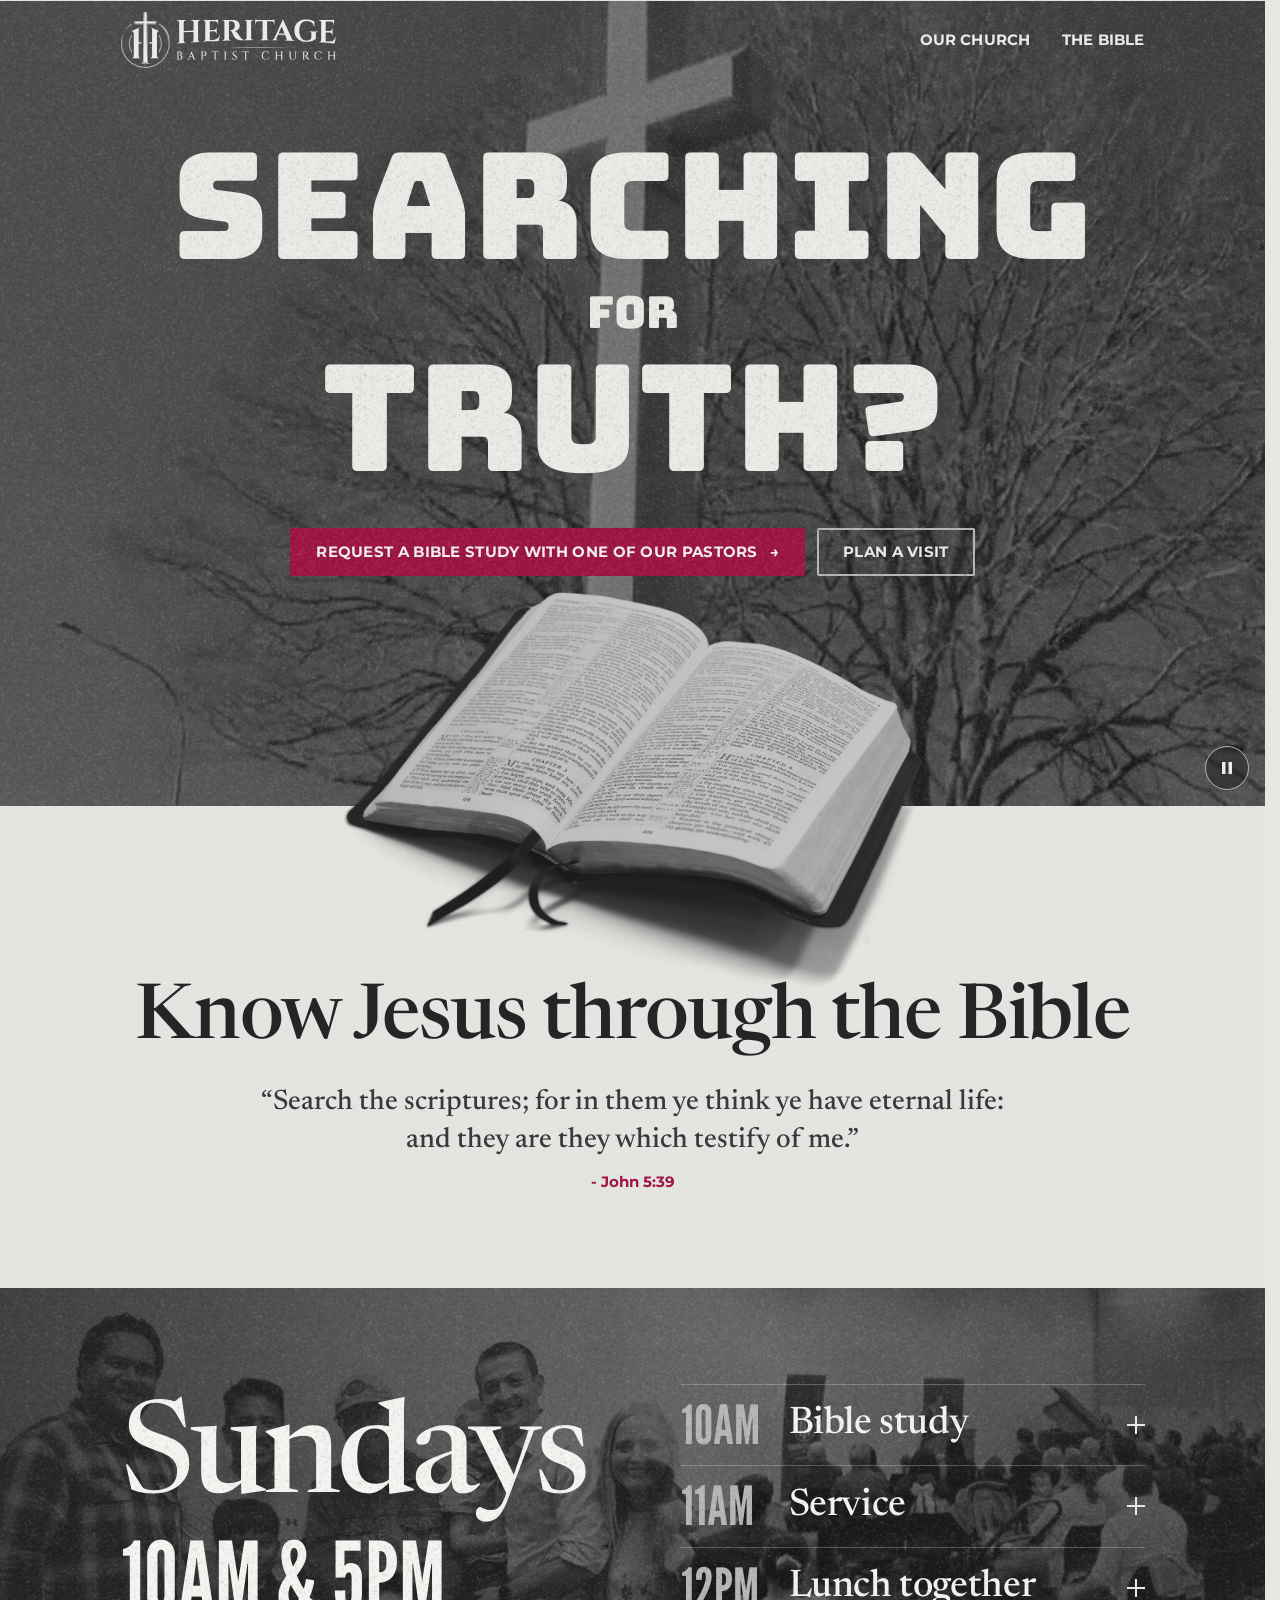
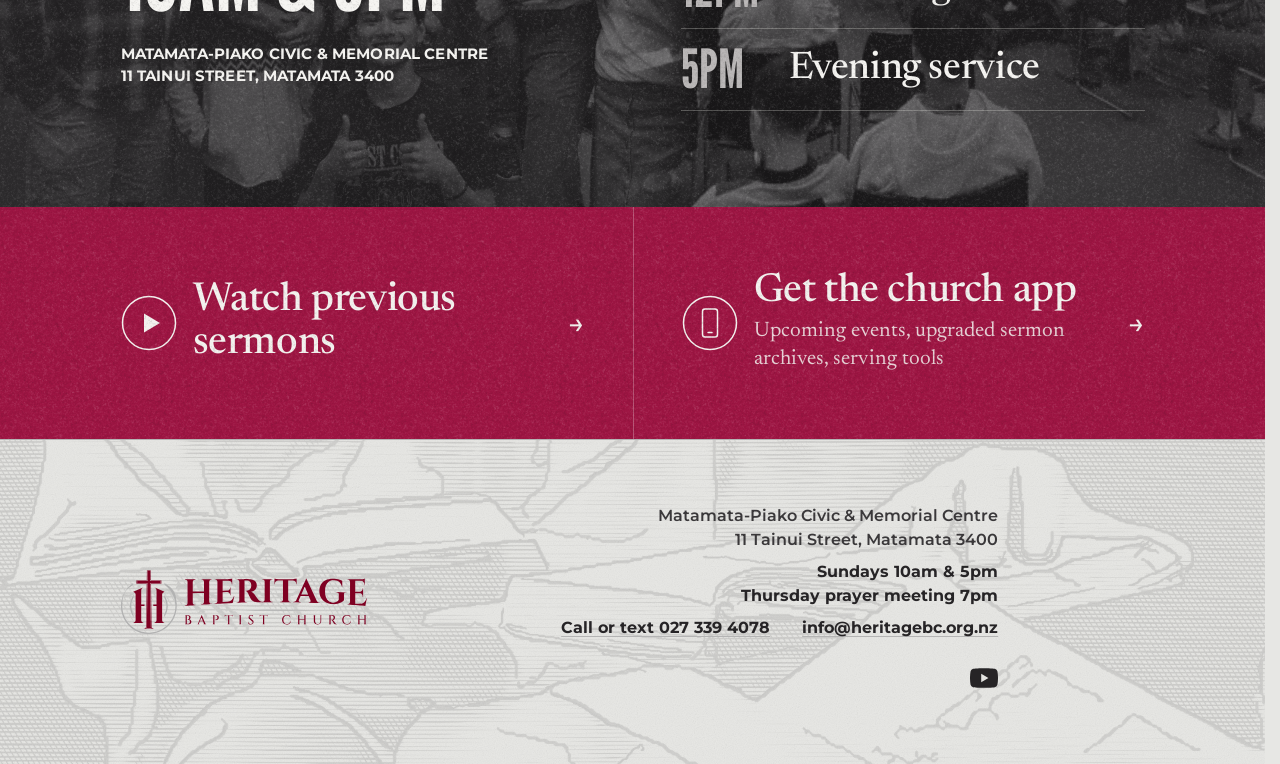
<file: index.html>
<!doctype html>
<html lang="en-NZ" data-theme="paper">
<head>
<meta charset="utf-8">
<meta name="viewport" content="width=device-width, initial-scale=1">
<title>Heritage Baptist Church | Church in Matamata</title>
<meta name="description" content="Baptist church in Matamata, Waikato. Know Jesus through the Bible. Sundays 10am and 5pm at the Matamata-Piako Civic and Memorial Centre, 11 Tainui Street.">
<link rel="canonical" href="https://www.heritagebc.org.nz/">
<meta property="og:type" content="website">
<meta property="og:site_name" content="Heritage Baptist Church Matamata">
<meta property="og:locale" content="en_NZ">
<meta property="og:title" content="Heritage Baptist Church | Church in Matamata">
<meta property="og:description" content="Baptist church in Matamata, Waikato. Know Jesus through the Bible. Sundays 10am and 5pm at the Matamata-Piako Civic and Memorial Centre, 11 Tainui Street.">
<meta property="og:url" content="https://www.heritagebc.org.nz/">
<meta property="og:image" content="https://www.heritagebc.org.nz/assets/imagery/group.jpg">
<script type="application/ld+json">
{
  "@context": "https://schema.org",
  "@type": "Church",
  "name": "Heritage Baptist Church",
  "alternateName": "Heritage Baptist Church Matamata",
  "description": "Baptist church in Matamata, Waikato, New Zealand.",
  "url": "https://www.heritagebc.org.nz/",
  "logo": "https://www.heritagebc.org.nz/assets/logos/heritage-stacked.svg",
  "image": "https://www.heritagebc.org.nz/assets/imagery/group.jpg",
  "telephone": "+64273394078",
  "email": "info@heritagebc.org.nz",
  "address": {
    "@type": "PostalAddress",
    "name": "Matamata-Piako Civic and Memorial Centre",
    "streetAddress": "11 Tainui Street",
    "addressLocality": "Matamata",
    "addressRegion": "Waikato",
    "postalCode": "3400",
    "addressCountry": "NZ"
  },
  "areaServed": "Matamata",
  "openingHoursSpecification": [
    { "@type": "OpeningHoursSpecification", "dayOfWeek": "Sunday", "opens": "10:00", "closes": "13:00" },
    { "@type": "OpeningHoursSpecification", "dayOfWeek": "Sunday", "opens": "17:00", "closes": "18:30" },
    { "@type": "OpeningHoursSpecification", "dayOfWeek": "Thursday", "opens": "19:00", "closes": "20:00" }
  ],
  "sameAs": ["https://www.youtube.com/@HBCMatamata"]
}
</script>
<link rel="icon" type="image/svg+xml" href="assets/logos/heritage-mark.svg">
<link rel="preload" href="fonts/Montserrat-Variable.woff2" as="font" type="font/woff2" crossorigin>
<link rel="preload" href="fonts/Bungee-Regular.woff2" as="font" type="font/woff2" crossorigin>
<link rel="stylesheet" href="css/tokens.css">
<link rel="stylesheet" href="css/bundle.css">
<link rel="stylesheet" href="css/site.css">
</head>
<body class="has-hero">
<a class="skip" href="#main">Skip to content</a>

<header class="site-header">
  <div class="wrap">
    <a class="brand" href="/" aria-label="Heritage Baptist Church, home">
      <img src="assets/logos/heritage-lockup.svg" alt="" width="2198" height="571">
      <img class="on-dark" src="assets/logos/heritage-lockup-paper.svg" alt="" width="2198" height="571">
    </a>
    <button class="nav-toggle" type="button" aria-expanded="false" aria-controls="site-nav"><span class="bars" aria-hidden="true"></span>Menu</button>
    <nav class="site-nav" id="site-nav" aria-label="Main">
      <div class="nav-group">
        <a class="nav-top" href="church">Our Church <span class="arr" aria-hidden="true">&rarr;</span></a>
        <div class="nav-panel">
          <div class="wrap nav-panel-grid">
            <ul class="nav-sub">
              <li><a href="church#visit">Plan a visit <span class="arr" aria-hidden="true">&rarr;</span></a></li>
              <li><a href="church#purpose">Our purpose <span class="arr" aria-hidden="true">&rarr;</span></a></li>
              <li data-needs="story.timeline" hidden><a href="church#story">Our story <span class="arr" aria-hidden="true">&rarr;</span></a></li>
              <li><a href="church#pastors">Our pastors <span class="arr" aria-hidden="true">&rarr;</span></a></li>
              <li><a href="church#contact">Contact <span class="arr" aria-hidden="true">&rarr;</span></a></li>
            </ul>
          </div>
        </div>
      </div>
      <div class="nav-group">
        <a class="nav-top" href="bible">The Bible <span class="arr" aria-hidden="true">&rarr;</span></a>
        <div class="nav-panel">
          <div class="wrap nav-panel-grid">
            <ul class="nav-sub">
              <li><a href="bible#truth">God’s truth about us <span class="arr" aria-hidden="true">&rarr;</span></a></li>
              <li><a href="bible#study">Request a Bible study <span class="arr" aria-hidden="true">&rarr;</span></a></li>
              <li><a href="bible#free-bible">Free Bible <span class="arr" aria-hidden="true">&rarr;</span></a></li>
              <li><a href="bible#believe">What we believe <span class="arr" aria-hidden="true">&rarr;</span></a></li>
            </ul>
          </div>
        </div>
      </div>
      <div class="nav-foot">
        <p class="times">Sundays <span data-c="sundays.times">10am &amp; 5pm</span></p>
        <address><a href="https://www.google.com/maps/search/?api=1&amp;query=Heritage%20Baptist%20Church%2C%2011%20Tainui%20Street%2C%20Matamata%203400" data-map data-c-lines="contact.address">Matamata-Piako Civic &amp; Memorial Centre<br>11 Tainui Street, Matamata 3400</a></address>
        <a href="tel:+64273394078" data-c-phone="contact.phone" data-prefix="Call or text ">Call or text 027 339 4078</a>
        <a href="mailto:info@heritagebc.org.nz" data-c-email="contact.email">info@heritagebc.org.nz</a>
      </div>
    </nav>
  </div>
</header>

<main id="main">

  <section class="hero" data-theme="ink" aria-labelledby="hero-title">
    <div class="hero-media" aria-hidden="true">
      <video muted loop playsinline preload="none" poster="assets/video/hero-poster.jpg">
        <source src="assets/video/hero.mp4" type="video/mp4">
      </video>
    </div>
    <div class="hero-inner">
      <h1 class="hb-headline" id="hero-title">
        <span class="hb-lg line"><span class="line-in">Searching</span></span>
        <span class="hb-sm line"><span class="line-in" style="--d:.05s">for</span></span>
        <span class="hb-lg line"><span class="line-in" style="--d:.1s">Truth?</span></span>
      </h1>
      <div class="actions reveal" style="--d:.2s">
        <a class="hb-button" href="bible#study" data-open-study>Request a Bible study with one of our pastors <span class="arr" aria-hidden="true">&rarr;</span></a>
        <a class="hb-button hb-quiet" href="seat" data-open-visit>Plan a visit</a>
      </div>
    </div>
    <div class="hero-bible" aria-hidden="true"><img src="assets/imagery/bible-open-shadow.webp" alt="" width="1400" height="967"></div>
    <button class="hero-toggle" type="button" aria-label="Pause background video">
      <svg class="i-pause" viewBox="0 0 14 14" aria-hidden="true"><rect x="2" y="1" width="3.5" height="12"/><rect x="8.5" y="1" width="3.5" height="12"/></svg>
      <svg class="i-play" viewBox="0 0 14 14" aria-hidden="true"><path d="M3 1l10 6-10 6z"/></svg>
    </button>
  </section>

  <section class="bible" aria-labelledby="bible-title">
    <div class="wrap">
      <div class="bible-head">
        <h2 class="hs-title reveal" id="bible-title">Know Jesus through the Bible</h2>
        <p class="verse reveal" style="--d:.1s"><span data-c="home.verse">“Search the scriptures; for in them ye think ye have eternal life: and they are they which testify of me.”</span> <cite>- <span data-c="home.verse_ref">John 5:39</span></cite></p>
      </div>
    </div>
  </section>

  <section class="sundays" data-theme="ink" aria-labelledby="sundays-title">
    <div class="sundays-bg" aria-hidden="true">
      <img class="ph-b" src="assets/imagery/service-band.jpg" alt="A Sunday service at Heritage Baptist Church in Matamata" data-c-img="img.sundays_service">
      <img class="ph-a" src="assets/imagery/group-crop.jpg" alt="Members of the church family standing together, smiling" data-c-img="img.sundays_family">
    </div>
    <div class="wrap sundays-grid">
      <div class="reveal">
        <h2 class="sundays-title" id="sundays-title">Sundays</h2>
        <p class="times" data-c="sundays.times">10am &amp; 5pm</p>
        <address class="label" data-c-lines="contact.address">Matamata-Piako Civic &amp; Memorial Centre<br>11 Tainui Street, Matamata 3400</address>
      </div>
      <!--SCHED-->
        <ul class="sched reveal" style="--d:.1s">
          <li data-photo="service">
            <button class="sched-row" type="button" aria-expanded="false"><b data-c="sched.1.time">10AM</b><span data-c="sched.1.title">Bible study</span><i aria-hidden="true"></i></button>
            <div class="sched-more"><div data-c-paras="sched.1.details"><p>Sunday school for kids</p><p>Bible study for intermediates</p></div></div>
          </li>
          <li data-photo="service">
            <button class="sched-row" type="button" aria-expanded="false"><b data-c="sched.2.time">11AM</b><span data-c="sched.2.title">Service</span><i aria-hidden="true"></i></button>
            <div class="sched-more"><div data-c-paras="sched.2.details"><p>Creche</p><p>Bible teaching for kids</p></div></div>
          </li>
          <li data-photo="family">
            <button class="sched-row" type="button" aria-expanded="false"><b data-c="sched.3.time">12PM</b><span data-c="sched.3.title">Lunch together</span><i aria-hidden="true"></i></button>
            <div class="sched-more"><div data-c-paras="sched.3.details"><p>Enjoy what we’ve prepared, or bring your favourite dish to share</p></div></div>
          </li>
          <li class="no-more" data-photo="service">
            <button class="sched-row" type="button" aria-expanded="false"><b data-c="sched.4.time">5PM</b><span data-c="sched.4.title">Evening service</span><i aria-hidden="true"></i></button>
            <div class="sched-more"><div data-c-paras="sched.4.details"></div></div>
          </li>
        </ul>
      <!--/SCHED-->
    </div>
    <div class="sundays-front" aria-hidden="true"><img src="assets/imagery/group-crop.jpg" alt=""></div>
  </section>

  <section class="more" aria-label="More from Heritage">
    <div class="wrap more-grid">
      <a class="more-item" href="https://www.youtube.com/@HBCMatamata">
        <svg class="more-icon" viewBox="0 0 56 56" aria-hidden="true"><circle cx="28" cy="28" r="26.5" fill="none" stroke="currentColor" stroke-width="1.5"/><path d="M23 18.5v19L39 28z" fill="currentColor"/></svg>
        <span class="more-title">Watch previous sermons</span>
        <span class="arr" aria-hidden="true">&rarr;</span>
      </a>
      <a class="more-item" href="https://app.heritagebc.org.nz">
        <svg class="more-icon" viewBox="0 0 56 56" aria-hidden="true"><circle cx="28" cy="28" r="26.5" fill="none" stroke="currentColor" stroke-width="1.5"/><rect x="20.5" y="14" width="15" height="28" rx="2.5" fill="none" stroke="currentColor" stroke-width="1.5"/><path d="M26 37.5h4" stroke="currentColor" stroke-width="1.5" stroke-linecap="round"/></svg>
        <span class="more-text"><span class="more-title">Get the church app</span><span class="more-sub" data-c="home.app_tagline">Upcoming events, upgraded sermon archives, serving tools</span></span>
        <span class="arr" aria-hidden="true">&rarr;</span>
      </a>
    </div>
  </section>

</main>

<footer class="site-footer">
  <div class="wrap">
    <div class="foot-top">
      <div class="foot-brand">
        <img src="assets/logos/heritage-lockup.svg" alt="Heritage Baptist Church" width="2198" height="571">
        <address class="foot-contact">
          <span data-c-lines="contact.address">Matamata-Piako Civic &amp; Memorial Centre<br>11 Tainui Street, Matamata 3400</span>
          <span class="foot-times" data-c-lines="footer.times">Sundays 10am &amp; 5pm<br>Thursday prayer meeting 7pm</span>
          <span class="foot-links"><a href="tel:+64273394078" data-c-phone="contact.phone" data-prefix="Call or text ">Call or text 027 339 4078</a><a href="mailto:info@heritagebc.org.nz" data-c-email="contact.email">info@heritagebc.org.nz</a></span>
          <span class="foot-social">
            <a href="https://www.facebook.com/" data-c-href="contact.facebook" aria-label="Heritage Baptist Church on Facebook" hidden><svg viewBox="0 0 24 24" aria-hidden="true"><path d="M24 12.07C24 5.4 18.63 0 12 0S0 5.4 0 12.07C0 18.1 4.39 23.1 10.13 24v-8.44H7.08v-3.49h3.04V9.41c0-3.02 1.8-4.7 4.54-4.7 1.31 0 2.68.24 2.68.24v2.97h-1.5c-1.5 0-1.96.93-1.96 1.89v2.26h3.33l-.53 3.49h-2.8V24C19.6 23.1 24 18.1 24 12.07z"/></svg></a>
            <a href="https://www.youtube.com/@HBCMatamata" data-c-href="contact.youtube" aria-label="Heritage Baptist Church on YouTube"><svg viewBox="0 0 24 24" aria-hidden="true"><path d="M23.5 6.2a3 3 0 0 0-2.1-2.1C19.5 3.6 12 3.6 12 3.6s-7.5 0-9.4.5A3 3 0 0 0 .5 6.2 31 31 0 0 0 0 12a31 31 0 0 0 .5 5.8 3 3 0 0 0 2.1 2.1c1.9.5 9.4.5 9.4.5s7.5 0 9.4-.5a3 3 0 0 0 2.1-2.1A31 31 0 0 0 24 12a31 31 0 0 0-.5-5.8zM9.6 15.6V8.4l6.2 3.6z"/></svg></a>
          </span>
        </address>
      </div>
      <div class="foot-cols" hidden>
        <div class="foot-col">
          <h2><a href="church">Our Church</a></h2>
          <ul>
            <li><a href="seat" data-open-visit>Plan a visit</a></li>
            <li><a href="church#purpose">Our purpose</a></li>
            <li data-needs="story.timeline" hidden><a href="church#story">Our story</a></li>
            <li><a href="church#pastors">Our pastors</a></li>
          </ul>
        </div>
        <div class="foot-col">
          <h2><a href="bible">The Bible</a></h2>
          <ul>
            <li><a href="bible#truth">God’s truth about us</a></li>
            <li><a href="bible#study" data-open-study>Request a Bible study</a></li>
            <li><a href="bible#free-bible" data-open-testament>Free Bible</a></li>
            <li><a href="bible#believe">What we believe</a></li>
          </ul>
        </div>
      </div>
    </div>
  </div>
  <div class="foot-art" role="img" aria-label="Pen and ink drawing of people reading from open Bibles together"></div>
</footer>

<dialog class="study" id="dlg-study" aria-labelledby="study-title">
  <div class="study-inner">
    <div class="study-head">
      <h2 class="hs-title hs-title-sm" id="study-title">Request a Bible study</h2>
      <button class="study-close" type="button" aria-label="Close" data-close-dialog>&times;</button>
    </div>
    <form class="form" data-form="study">
      <input class="hp" name="website" tabindex="-1" autocomplete="off" aria-hidden="true">
      <div class="field"><label for="s-name">Name</label><input id="s-name" name="name" autocomplete="name" required></div>
      <div class="field"><label for="s-mobile">Mobile</label><input id="s-mobile" name="mobile" type="tel" autocomplete="tel" inputmode="tel" required></div>
      <div class="field"><label for="s-details">Details</label><textarea id="s-details" name="details"></textarea></div>
      <div><button class="hb-button" type="submit">Send request <span class="arr" aria-hidden="true">&rarr;</span></button></div>
      <p class="small form-note" role="status"></p>
    </form>
  </div>
</dialog>

<dialog class="study" id="dlg-testament" aria-labelledby="testament-title">
  <div class="study-inner">
    <div class="study-head">
      <h2 class="hs-title hs-title-sm" id="testament-title">Request a free Bible</h2>
      <button class="study-close" type="button" aria-label="Close" data-close-dialog>&times;</button>
    </div>
    <form class="form" data-form="testament">
      <input class="hp" name="website" tabindex="-1" autocomplete="off" aria-hidden="true">
      <div class="field"><label for="t-name">Name</label><input id="t-name" name="name" autocomplete="name" required></div>
      <div class="field"><label for="t-mobile">Mobile</label><input id="t-mobile" name="mobile" type="tel" autocomplete="tel" inputmode="tel" required></div>
      <div class="field"><label for="t-address">Postal address</label><textarea id="t-address" name="details" autocomplete="street-address" required></textarea></div>
      <div><button class="hb-button" type="submit">Send request <span class="arr" aria-hidden="true">&rarr;</span></button></div>
      <p class="small form-note" role="status"></p>
    </form>
  </div>
</dialog>

<dialog class="study" id="dlg-visit" aria-labelledby="visit-title">
  <div class="study-inner">
    <div class="study-head">
      <h2 class="hs-title hs-title-sm" id="visit-title">Plan a visit</h2>
      <button class="study-close" type="button" aria-label="Close" data-close-dialog>&times;</button>
    </div>
    <address class="visit-where"><a href="https://www.google.com/maps/search/?api=1&amp;query=Heritage%20Baptist%20Church%2C%2011%20Tainui%20Street%2C%20Matamata%203400" data-map data-c-lines="contact.address">Matamata-Piako Civic &amp; Memorial Centre<br>11 Tainui Street, Matamata 3400</a></address>
    <form class="form" data-form="visit">
      <input class="hp" name="website" tabindex="-1" autocomplete="off" aria-hidden="true">
      <fieldset class="choice">
        <legend class="sr-only">When</legend>
        <label><input type="radio" name="when" value="this" checked><span><b>This Sunday</b><small data-sunday="0">10 am</small></span></label>
        <label><input type="radio" name="when" value="next"><span><b>Next Sunday</b><small data-sunday="1">10 am</small></span></label>
      </fieldset>
      <div class="field"><label for="v-name">Your name</label><input id="v-name" name="name" autocomplete="name" required></div>
      <div class="field"><label for="v-mobile">Mobile number</label><input id="v-mobile" name="mobile" type="tel" autocomplete="tel" inputmode="tel" required></div>
      <div class="visit-opts">
      <div class="field">
        <label for="v-count">How many coming?</label>
        <div class="stepper">
          <button type="button" aria-label="One fewer" data-step="-1">&minus;</button>
          <input id="v-count" name="count" type="number" min="1" max="20" value="1" inputmode="numeric">
          <button type="button" aria-label="One more" data-step="1">+</button>
        </div>
      </div>
      <label class="check"><input type="checkbox" name="reminder"><span>Text me a reminder</span></label>
      </div>
      <div><button class="hb-button" type="submit">Save my seat <span class="arr" aria-hidden="true">&rarr;</span></button></div>
      <p class="small form-note" role="status"></p>
    </form>
  </div>
</dialog>

<script src="js/config.js"></script>
<script src="js/site.js"></script>
</body>
</html>
</file>
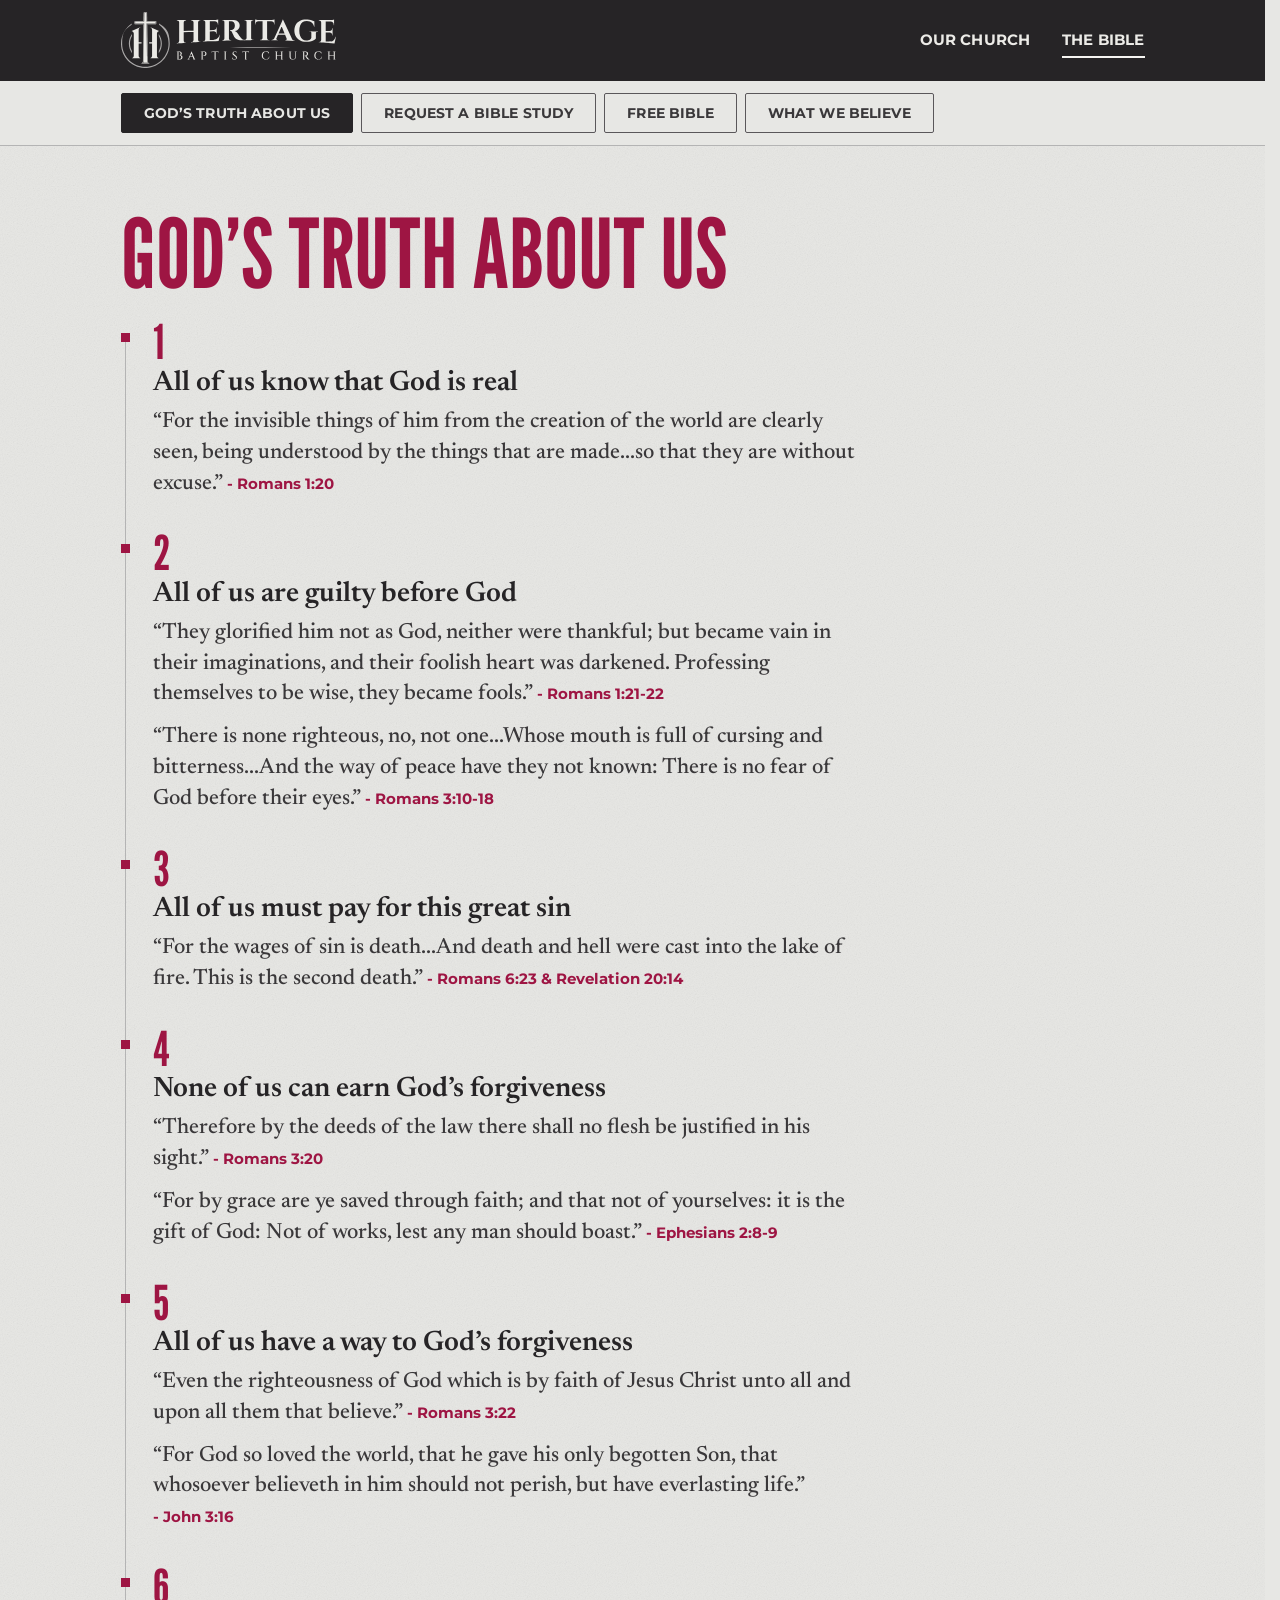
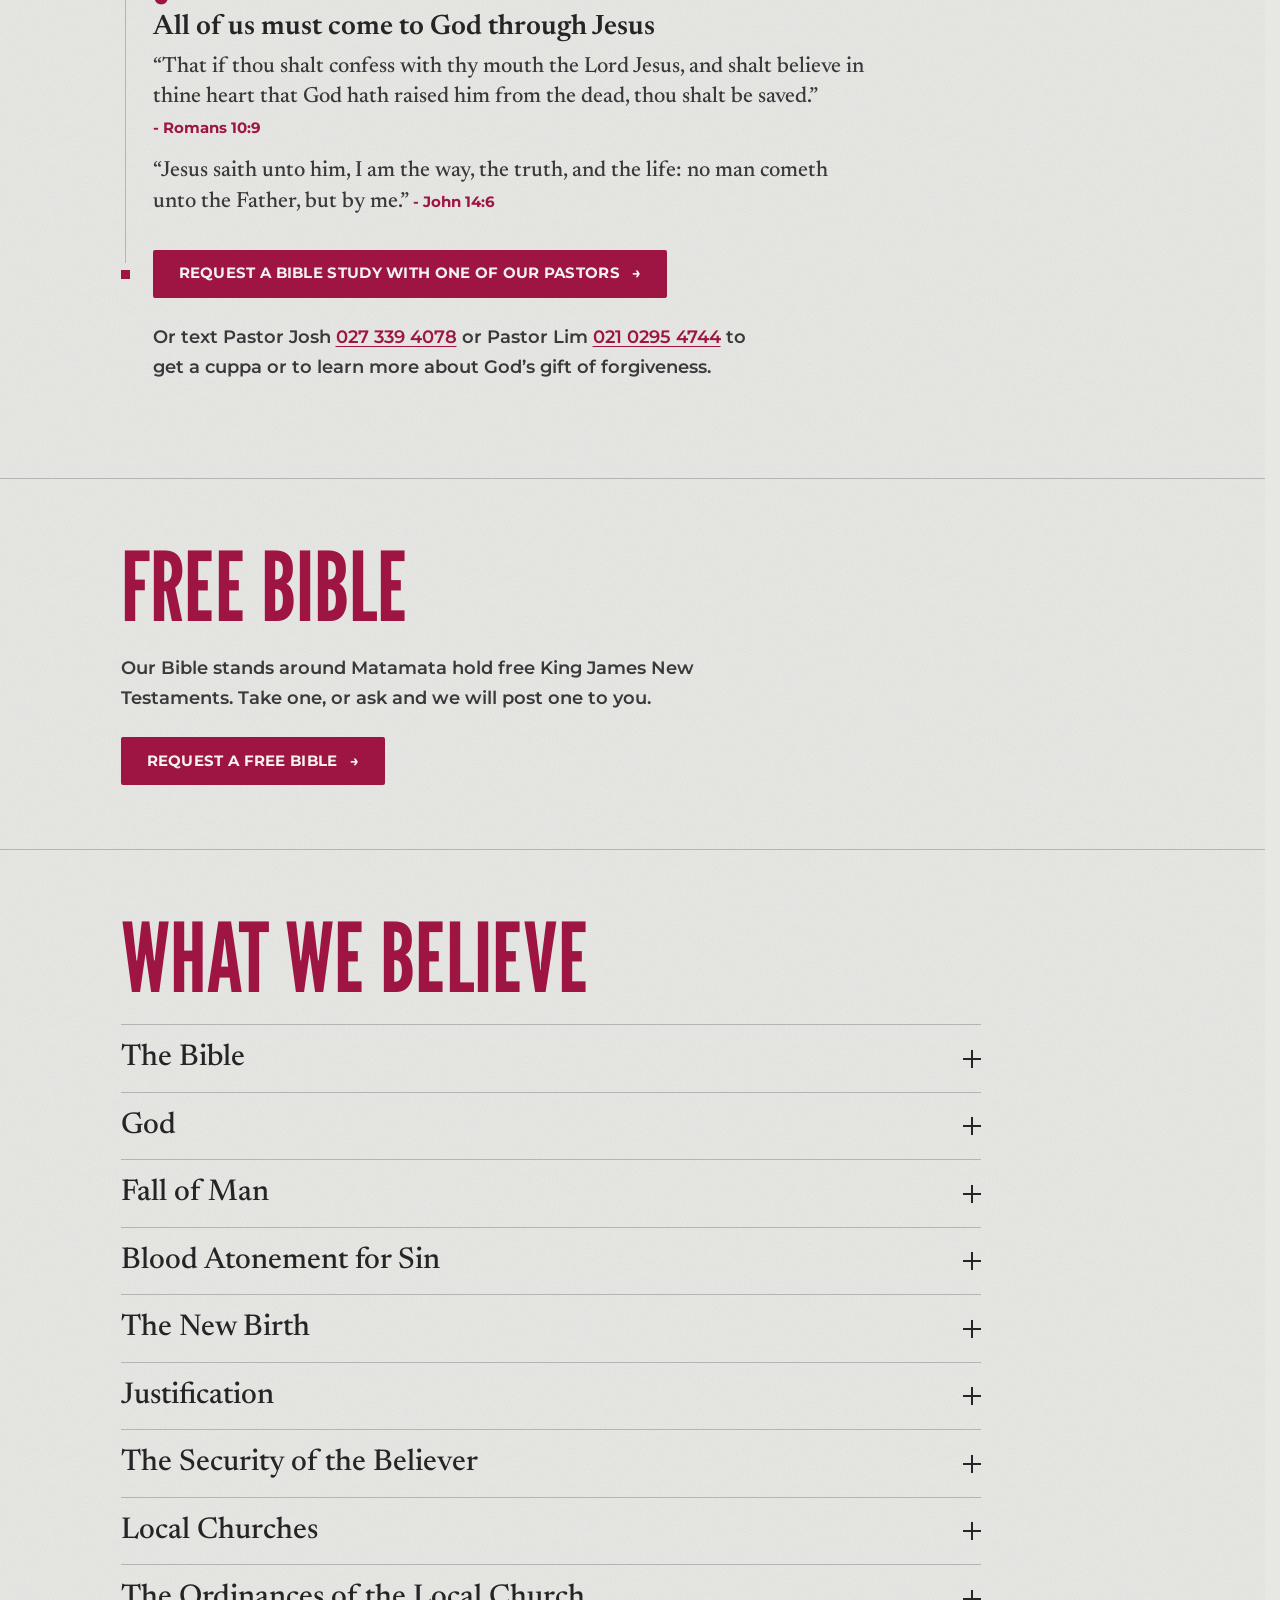
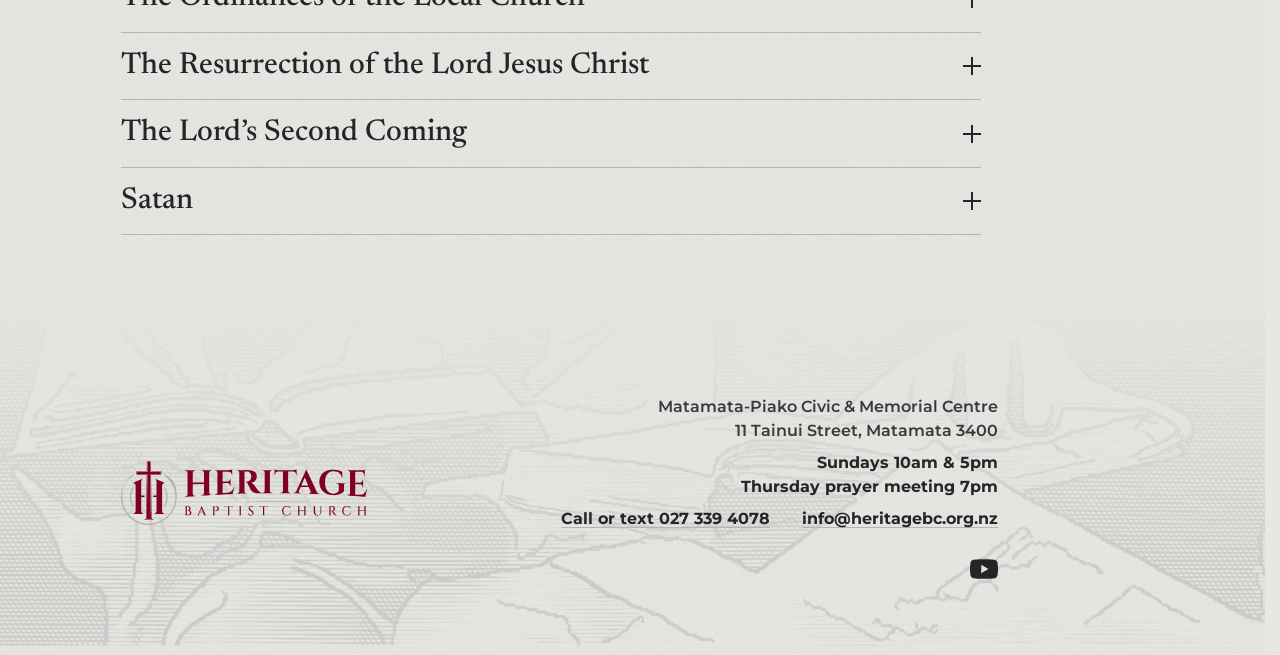
<file: bible.html>
<!doctype html>
<html lang="en-NZ" data-theme="paper">
<head>
<meta charset="utf-8">
<meta name="viewport" content="width=device-width, initial-scale=1">
<title>The Bible | Heritage Baptist Church Matamata</title>
<meta name="description" content="Get a free Bible in Matamata. Free King James New Testaments from our Bible stands or by post, Bible studies, and what Heritage Baptist Church believes.">
<link rel="canonical" href="https://www.heritagebc.org.nz/bible">
<meta property="og:type" content="website">
<meta property="og:site_name" content="Heritage Baptist Church Matamata">
<meta property="og:locale" content="en_NZ">
<meta property="og:title" content="The Bible | Heritage Baptist Church Matamata">
<meta property="og:description" content="Get a free Bible in Matamata. Free King James New Testaments from our Bible stands or by post, Bible studies, and what Heritage Baptist Church believes.">
<meta property="og:url" content="https://www.heritagebc.org.nz/bible">
<meta property="og:image" content="https://www.heritagebc.org.nz/assets/imagery/group.jpg">
<link rel="icon" type="image/svg+xml" href="assets/logos/heritage-mark.svg">
<link rel="preload" href="fonts/Montserrat-Variable.woff2" as="font" type="font/woff2" crossorigin>
<link rel="preload" href="fonts/Bungee-Regular.woff2" as="font" type="font/woff2" crossorigin>
<link rel="stylesheet" href="css/tokens.css">
<link rel="stylesheet" href="css/bundle.css">
<link rel="stylesheet" href="css/site.css">
</head>
<body>
<a class="skip" href="#main">Skip to content</a>

<header class="site-header">
  <div class="wrap">
    <a class="brand" href="/" aria-label="Heritage Baptist Church, home">
      <img src="assets/logos/heritage-lockup.svg" alt="" width="2198" height="571">
      <img class="on-dark" src="assets/logos/heritage-lockup-paper.svg" alt="" width="2198" height="571">
    </a>
    <button class="nav-toggle" type="button" aria-expanded="false" aria-controls="site-nav"><span class="bars" aria-hidden="true"></span>Menu</button>
    <nav class="site-nav" id="site-nav" aria-label="Main">
      <div class="nav-group">
        <a class="nav-top" href="church">Our Church <span class="arr" aria-hidden="true">&rarr;</span></a>
        <div class="nav-panel">
          <div class="wrap nav-panel-grid">
            <ul class="nav-sub">
              <li><a href="church#visit">Plan a visit <span class="arr" aria-hidden="true">&rarr;</span></a></li>
              <li><a href="church#purpose">Our purpose <span class="arr" aria-hidden="true">&rarr;</span></a></li>
              <li data-needs="story.timeline" hidden><a href="church#story">Our story <span class="arr" aria-hidden="true">&rarr;</span></a></li>
              <li><a href="church#pastors">Our pastors <span class="arr" aria-hidden="true">&rarr;</span></a></li>
              <li><a href="church#contact">Contact <span class="arr" aria-hidden="true">&rarr;</span></a></li>
            </ul>
          </div>
        </div>
      </div>
      <div class="nav-group">
        <a class="nav-top" href="bible" aria-current="page">The Bible <span class="arr" aria-hidden="true">&rarr;</span></a>
        <div class="nav-panel">
          <div class="wrap nav-panel-grid">
            <ul class="nav-sub">
              <li><a href="bible#truth">God’s truth about us <span class="arr" aria-hidden="true">&rarr;</span></a></li>
              <li><a href="bible#study">Request a Bible study <span class="arr" aria-hidden="true">&rarr;</span></a></li>
              <li><a href="bible#free-bible">Free Bible <span class="arr" aria-hidden="true">&rarr;</span></a></li>
              <li><a href="bible#believe">What we believe <span class="arr" aria-hidden="true">&rarr;</span></a></li>
            </ul>
          </div>
        </div>
      </div>
      <div class="nav-foot">
        <p class="times">Sundays <span data-c="sundays.times">10am &amp; 5pm</span></p>
        <address><a href="https://www.google.com/maps/search/?api=1&amp;query=Heritage%20Baptist%20Church%2C%2011%20Tainui%20Street%2C%20Matamata%203400" data-map data-c-lines="contact.address">Matamata-Piako Civic &amp; Memorial Centre<br>11 Tainui Street, Matamata 3400</a></address>
        <a href="tel:+64273394078" data-c-phone="contact.phone" data-prefix="Call or text ">Call or text 027 339 4078</a>
        <a href="mailto:info@heritagebc.org.nz" data-c-email="contact.email">info@heritagebc.org.nz</a>
      </div>
    </nav>
  </div>
</header>

<main id="main">

  <h1 class="sr-only">The Bible</h1>
  <nav class="jump" aria-label="On this page"><div class="wrap jump-row">
    <a href="#truth">God’s truth about us</a>
    <a href="#study">Request a Bible study</a>
    <a href="#free-bible">Free Bible</a>
    <a href="#believe">What we believe</a>
  </div></nav>

  <section class="block" id="truth"><div class="wrap">
    <h2 class="sec-title reveal">God’s truth about us</h2>
    <ol class="tl tl-flow">
      <li class="tl-item hb-point reveal">
        <p class="tl-when" aria-hidden="true">1</p>
        <h3 data-c="truth.1.title">All of us know that God is real</h3>
        <div data-c-verses="truth.1.verses"><p class="hb-scripture">“For the invisible things of him from the creation of the world are clearly seen, being understood by the things that are made...so that they are without excuse.” <cite>- Romans 1:20</cite></p></div>
      </li>
      <li class="tl-item hb-point reveal">
        <p class="tl-when" aria-hidden="true">2</p>
        <h3 data-c="truth.2.title">All of us are guilty before God</h3>
        <div data-c-verses="truth.2.verses"><p class="hb-scripture">“They glorified him not as God, neither were thankful; but became vain in their imaginations, and their foolish heart was darkened. Professing themselves to be wise, they became fools.” <cite>- Romans 1:21-22</cite></p><p class="hb-scripture">“There is none righteous, no, not one...Whose mouth is full of cursing and bitterness...And the way of peace have they not known: There is no fear of God before their eyes.” <cite>- Romans 3:10-18</cite></p></div>
      </li>
      <li class="tl-item hb-point reveal">
        <p class="tl-when" aria-hidden="true">3</p>
        <h3 data-c="truth.3.title">All of us must pay for this great sin</h3>
        <div data-c-verses="truth.3.verses"><p class="hb-scripture">“For the wages of sin is death...And death and hell were cast into the lake of fire. This is the second death.” <cite>- Romans 6:23 &amp; Revelation 20:14</cite></p></div>
      </li>
      <li class="tl-item hb-point reveal">
        <p class="tl-when" aria-hidden="true">4</p>
        <h3 data-c="truth.4.title">None of us can earn God’s forgiveness</h3>
        <div data-c-verses="truth.4.verses"><p class="hb-scripture">“Therefore by the deeds of the law there shall no flesh be justified in his sight.” <cite>- Romans 3:20</cite></p><p class="hb-scripture">“For by grace are ye saved through faith; and that not of yourselves: it is the gift of God: Not of works, lest any man should boast.” <cite>- Ephesians 2:8-9</cite></p></div>
      </li>
      <li class="tl-item hb-point reveal">
        <p class="tl-when" aria-hidden="true">5</p>
        <h3 data-c="truth.5.title">All of us have a way to God’s forgiveness</h3>
        <div data-c-verses="truth.5.verses"><p class="hb-scripture">“Even the righteousness of God which is by faith of Jesus Christ unto all and upon all them that believe.” <cite>- Romans 3:22</cite></p><p class="hb-scripture">“For God so loved the world, that he gave his only begotten Son, that whosoever believeth in him should not perish, but have everlasting life.” <cite>- John 3:16</cite></p></div>
      </li>
      <li class="tl-item hb-point reveal">
        <p class="tl-when" aria-hidden="true">6</p>
        <h3 data-c="truth.6.title">All of us must come to God through Jesus</h3>
        <div data-c-verses="truth.6.verses"><p class="hb-scripture">“That if thou shalt confess with thy mouth the Lord Jesus, and shalt believe in thine heart that God hath raised him from the dead, thou shalt be saved.” <cite>- Romans 10:9</cite></p><p class="hb-scripture">“Jesus saith unto him, I am the way, the truth, and the life: no man cometh unto the Father, but by me.” <cite>- John 14:6</cite></p></div>
      </li>
      <li class="tl-item tl-end reveal" id="study">
        <h2 class="sr-only">Request a Bible study</h2>
        <a class="hb-button" href="church#contact" data-open-study>Request a Bible study with one of our pastors <span class="arr" aria-hidden="true">&rarr;</span></a>
        <p class="lead" data-c-linkphones="study.note">Or text Pastor Josh <a href="sms:+64273394078">027 339 4078</a> or Pastor Lim <a href="sms:+642102954744">021 0295 4744</a> to get a cuppa or to learn more about God’s gift of forgiveness.</p>
      </li>
    </ol>
  </div></section>

  <section class="block free" id="free-bible">
    <div class="free-bg" hidden><img alt="" data-c-img="img.freebible"></div>
    <div class="wrap">
    <h2 class="sec-title reveal">Free Bible</h2>
    <p class="lead reveal" data-c="freebible.body">Our Bible stands around Matamata hold free King James New Testaments. Take one, or ask and we will post one to you.</p>
    <div class="reveal"><a class="hb-button" href="church#contact" data-open-testament>Request a free Bible <span class="arr" aria-hidden="true">&rarr;</span></a></div>
  </div></section>

  <section class="block" id="believe"><div class="wrap">
    <h2 class="sec-title reveal">What we believe</h2>
    <div class="creeds reveal">
      <details class="creed">
        <summary><span data-c="believe.1.title">The Bible</span><i aria-hidden="true"></i></summary>
        <div class="creed-body" data-c-paras="believe.1.body"><p>We believe that the whole Bible is inspired of God, the only infallible, authoritative Word of God, the only source of God’s plan of Salvation and guide for the Christian life. We believe God has preserved His Word in the King James or Authorised version of the Bible.</p><p>By “Holy Bible” we mean the collection of the sixty-six books, from Genesis to Revelation, which, as originally written, does not merely contain and convey the Word of God, but IS the very Word of God.</p><p>By “inspiration” we mean that the books of the Bible were written by holy men of God, as they were moved by the Holy Spirit, in such a definite way that their writings were supernaturally and verbally inspired and free from error, as no other writings have ever been or ever will be inspired.</p><p class="creed-refs">2 Tim. 3:16; 2 Peter 1:19-21; Acts 1:16; Acts 28:25; John 17:17; Ps. 19:7-11; Ps. 119:160; Prov. 30:5-6; Rom. 3:4; Rev. 22:19; Ps. 119:89; Isa. 8:20; John 12:48; 1 Pet. 1:23; Luke 16:31; Luke 24:25-27; Luke 24:44-45; John 5:39; John 5:45-47; Ps. 119:105; Ps. 119:130; Rom. 15:4; Eph 6:17.</p></div>
      </details>
      <details class="creed">
        <summary><span data-c="believe.2.title">God</span><i aria-hidden="true"></i></summary>
        <div class="creed-body" data-c-paras="believe.2.body"><p>We believe that there is only One Living and True God; Creator of all things; an Infinite, Intelligent Spirit; the Maker and Supreme Ruler of heaven and earth; inexpressibly glorious in holiness and worthy of all possible honour, confidence, and love; that, in the unity of the Godhead, there are three Persons: the Father, the Son, and the Holy Ghost, equal in every divine perfection. We believe the nature of God is reflected in His attributes which describe He as being: holy, Spirit, infinite, eternal, immutable, omnipresent, omniscient, omnipotent, truth, love, righteous and good.</p><p class="creed-refs">Gen. 1:1; Gen. 17:1; Ex. 20:2-3; Jer. 10:10; 1 Cor. 8:6; Eph. 4:6; John 4:24; Ps. 147:5; Rom. 11:33; Rev. 4:11; Ps. 83:18; Ps. 90:2; Ex. 15:11; Mark 12:30; 1 Tim. 1:17; Matt. 28:19; John 10:30; John 15:26; John 17:5; Acts 5:3-4; 1 Cor. 2:10-11; 1 Cor. 12:4-6; 2 Cor. 13:14; Eph. 2:17; Phil. 2:5-6; 1 John 5:7; 1 Pet. 1:16; John 4:24; Ps. 145:3; Ps 90:2; Mal. 3:6; James 1:17; Jer. 23:24; Gen 18:14; Luke 1:37; John 14:6; 1 John 4:8,16; Jn. 17:25; Mat 6:26; 28-30.</p><h4>God the Father</h4><p>We believe in God the Father, Who is True Holiness, Eternal Power, Infinite Love, Perfect Justice, Absolute Truth, The Alpha and Omega, the “I AM THAT I AM.”</p><p class="creed-refs">Ex. 20:2-3; Lev. 19:2; Rom 1:20; 3:26; 1 John 4:8-9; Titus 1:2</p><h4>God the Son</h4><p>We believe in the deity of our Lord Jesus Christ, the Only Begotten Son of God; His virgin birth; His sinless life; His miracles; His vicarious and atoning death through His shed blood; His bodily ascension to the right hand of the Father, where He ever lives to make intercession for His saints; in His pre-millennial, pre-tribulation coming for His saints; and in His return to earth to reign in power and glory.</p><p class="creed-refs">Matt. 1:23; John 1:1,14; John 5:18; Col. 2:9; Ps. 2:7; John 3:16; 1 John 4:9; John 1:14; Matt. 1:18,22-23; Heb. 4:15; 1 Pet. 1:19; Acts 10:38; Isa. 53:5; Rom. 5:11; Eph 1:7; 1 John 1:7; Matt. 28:6; Acts 1:10-11; Heb. 7:25; 1 Thes. 4:13-18; Zech. 14:4-9.</p><h4>God the Holy Spirit</h4><p>We believe that the Holy Spirit is a divine Person; equal with, and of the same nature as, God the Father, and God the Son; that He was active in the creation; that in His relation to the unbelieving world He restrains the Evil One until Gods purpose is fulfilled; that He convicts the world of sin, of righteousness, and of judgement; that He bears witness to the truth of the Gospel in preaching and testimony; that He is the Agent in the New Birth, that He seals, endues, guides, teaches, witnesses, sanctifies, and helps the believer.</p><p class="creed-refs">John 14:16-17; Matt. 28:19; Heb. 9:14; Gen. 1:1-3; 2 Thes. 2:7; John 16:8-11; John 15:26-27; Acts 5:30-32; John 3:5-6; Mark 1:8; Luke 3:16; John 1:33; Acts 11:16; Luke 24:49; John 16:13; John 14:26; Rom. 8:14; Rom. 8:16; Eph. 1:13-14; 2 Thes. 2:13; 1 Pet. 1:2; Rom. 8:26-27.</p><p>Note: We do not believe that the evidence of being filled with the Spirit is speaking in tongues or other sign gifts. We believe these gifts ceased when the New Testament was completed according to 1 Cor. 13:8-10 (See statement “THE NEW BIRTH”).</p></div>
      </details>
      <details class="creed">
        <summary><span data-c="believe.3.title">Fall of Man</span><i aria-hidden="true"></i></summary>
        <div class="creed-body" data-c-paras="believe.3.body"><p>We believe that man was created by God in His own image as given in the Genesis account; that through disobedience to God, man lost his first estate and thereby became a sinner in need of a Saviour; and since that time men are born sinners, spiritually dead, alienated from God, and in need of personal redemption that is in the Lord Jesus Christ alone.</p><p class="creed-refs">Gen. 1:26-27; Gen. 3:1-24; Rom. 5:12; Ps. 51:5; John 3:3; 3:36; 5:25; Rom. 3:23; Eph. 2:1.</p></div>
      </details>
      <details class="creed">
        <summary><span data-c="believe.4.title">Blood Atonement for Sin</span><i aria-hidden="true"></i></summary>
        <div class="creed-body" data-c-paras="believe.4.body"><p>We believe that the salvation of sinners is wholly of grace; that the Lord Jesus Christ died for our sins according to the Scriptures, shedding His blood on the cross as a representative and substitutionary sacrifice; and that all who repent and believe in Him by faith as personal Saviour, are thereby justified on the grounds of His shed blood.</p><p class="creed-refs">Eph. 2:8-9; 1 Cor. 15:3; Eph. 1:7; Isa. 53:6; Acts 17:30; Acts 10:43; Acts 13:38-39; John 1:12; Col. 2:6; Rom. 4:4-5; Rom 5:9.</p></div>
      </details>
      <details class="creed">
        <summary><span data-c="believe.5.title">The New Birth</span><i aria-hidden="true"></i></summary>
        <div class="creed-body" data-c-paras="believe.5.body"><p>We believe that in order to be saved, all men, being sinners, must be born again. We believe that all who receive by faith the Lord Jesus Christ are born again of the Holy Spirit. We believe that this new birth is instantaneous and not a process, that it is brought about in a manner beyond our comprehension, solely by the power of the Holy Spirit and the Word of God. We believe, that in the new birth, God justifies the believer, and at that moment, the Holy Spirit indwells the believer with power for holy living and service.</p><p class="creed-refs">Rom. 6:23; John 3:3; Acts 2:41; John 1:12-13; 1 John 5:1; John 3:6-7; 2 Cor. 5:17; 2 Pet. 1:4; Eph. 2:11; Col. 2:13; Acts 1:8; 2 Cor. 5:19.</p></div>
      </details>
      <details class="creed">
        <summary><span data-c="believe.6.title">Justification</span><i aria-hidden="true"></i></summary>
        <div class="creed-body" data-c-paras="believe.6.body"><p>We believe that justification is a judicial act of God by which He imparts to the born again believer: complete pardon of sins, the gift of eternal life, and imputes to the believer his own righteousness. We believe that justification is bestowed not in consideration of any works of righteousness which the believer has done, but solely because of his faith in the shed blood of the Lord Jesus Christ.</p><p class="creed-refs">Acts 13:39; Isa. 53:11; Zech. 13:1; Rom. 8:1; Hab. 2:4; Gal. 3:11; Rom. 4:1-8; Heb. 10:38; Rom. 1:17; Rom. 5:1; Tit. 3:5-7; Rom. 5:9.</p></div>
      </details>
      <details class="creed">
        <summary><span data-c="believe.7.title">The Security of the Believer</span><i aria-hidden="true"></i></summary>
        <div class="creed-body" data-c-paras="believe.7.body"><p>We believe that all who are truly born again are: eternally secure, since they have been saved by believing in the name of the Lord Jesus Christ; sealed by the Holy Spirit; and kept by the power of God unto salvation.</p><p class="creed-refs">1 John 5:1; Acts 16:31; John 10:26-29; Rom. 10:13; Eph. 1:13; Rom. 8:13-19; 2 Cor. 1:22; 1 Pet. 1:3-5.</p></div>
      </details>
      <details class="creed">
        <summary><span data-c="believe.8.title">Local Churches</span><i aria-hidden="true"></i></summary>
        <div class="creed-body" data-c-paras="believe.8.body"><p>We believe that a properly constituted local church is a congregation of baptised believers associated by a covenant of faith and fellowship of the gospel, the church being understood to be the “pillar and ground of the truth,” observing the ordinances of Christ; governed by His laws; exercising the gifts, rights and privileges invested in them by His Word; that its officers are Pastors and Deacons, whose qualifications, claims, and duties are clearly defined in the scriptures. We believe the true mission of the church is found in the Great Commission: first, to make individual disciples; second, to baptise those disciples into the membership of the church; third, to teach and instruct as He has commanded. We do not believe in the reversal of this order. We hold that the local church has the absolute right of self government, free from the interference of any hierarchy of individuals or organisations, and that the one and only Superintendent is Christ through the Holy Spirit; that it is scriptural for true churches to cooperate with each other in contending for the faith and for the furtherance of the Gospel; that every church is the sole and only judge of the measure and method of its cooperation; on all matters of membership, of policy, of government, of discipline, of benevolence, the will of the local church is final.</p><p class="creed-refs">Acts 2:41; 1 Tim. 3:15; 1 Cor. 11:2; Eph. 1:22-23; 1 Cor. 12:4-11; Eph. 4:11; Phil. 1:1; Acts 14:23; Acts 6:1-6; Matt. 28:19-20; Col. 1:18; Eph. 5:23-24; 1 Pet. 5:1-4; Acts 15:22; Jude 3-4; 2 Cor. 8:23-24; 1 Cor. 16:1-2; Mal. 3:10; Lev. 27:32; 1 Cor. 16:2; 1 Cor. 6:1-3; 1 Cor. 5:11-12.</p></div>
      </details>
      <details class="creed">
        <summary><span data-c="believe.9.title">The Ordinances of the Local Church</span><i aria-hidden="true"></i></summary>
        <div class="creed-body" data-c-paras="believe.9.body"><p>We believe that Christ, as the Head of the church, commanded two ordinances: Baptism and the Lords Supper.</p><h4>Baptism</h4><p>We believe that baptism, as taught in the Scriptures, is by immersion and is not necessary for salvation; that it is the privilege and duty of every child of God to follow the Lord, and obey His command, by being baptised as an open confession of his identification with Christ in His death, burial, and resurrection.</p><p class="creed-refs">Eph. 5:23; Matt. 28:19; 1 Cor. 11:2; Acts 8:38-39; John 3:23; Acts 10:47-48; Rom. 6:3-5.</p><h4>Lord&#x27;s Supper</h4><p>We believe that the Lord’s Supper is a memorial to be observed by born again believers, who are in fellowship with, and a member of, a local church; that it is to be observed in remembrance of the Lord Jesus Christ which shows forth His death till He comes; and that it should always be preceded by self-examination.</p><p class="creed-refs">Acts 2:42-47; 1 Cor. 11:2; 1 Cor. 10:16; Matt. 26:26-29; Matt. 28:20; 1 Cor. 11:18-20; 1 Cor. 11:24-25,28.</p></div>
      </details>
      <details class="creed">
        <summary><span data-c="believe.10.title">The Resurrection of the Lord Jesus Christ</span><i aria-hidden="true"></i></summary>
        <div class="creed-body" data-c-paras="believe.10.body"><p>We believe in the literal resurrection of the crucified body of our Lord, and His bodily ascension into Heaven, where He now is at the right hand of God as our High Priest, Mediator, Propitiation, Intercessor, and Advocate.</p><p class="creed-refs">Mark 16:5-7; Matt. 28:5-7; John 20:27; Luke 24:36-40; 50-51; Acts 1:9-10; Heb. 8:1; 9:15; Rom. 8:34; 1 John 2:1; Heb 1:3.</p></div>
      </details>
      <details class="creed">
        <summary><span data-c="believe.11.title">The Lord’s Second Coming</span><i aria-hidden="true"></i></summary>
        <div class="creed-body" data-c-paras="believe.11.body"><p>We believe that at this present time the Lord is taking out a people for His name, and those who receive Jesus Christ as their personal Saviour will one day see Him face to face. We believe that Jesus rose bodily the “third day according to the Scriptures,” that one day this same Jesus shall descend from heaven with a shout, with the voice of the archangel, and with the trump of God, and the dead in Christ shall rise first; then the living in Christ, “which are alive and remain, shall be caught up together with them in the clouds, to meet the Lord in the air: and so shall we ever be with the Lord.” We believe that true born again believers must all appear before the Judgement Seat of Christ, where everyone will receive rewards or loss of rewards for the things done in his body, according to that he has done, whether it be good or bad. We believe in the personal return of Christ to earth following the Great Tribulation for the purpose of setting up His Kingdom which is a thousand year reign.</p><p class="creed-refs">Acts 2:39; Acts 15:14; John 1:12-13; Eph. 3:15; 1 Thes. 4:13-18; 1 Cor. 15:51-52; 2 Cor. 5:10; 1 Cor. 3:11-15; Rom. 14:10; 1 Pet. 4:17-18; Acts 1:11; Zech. 14:4; Matt. 24:29-31; Luke 21:25-31; Rev. 20:3-6.</p></div>
      </details>
      <details class="creed">
        <summary><span data-c="believe.12.title">Satan</span><i aria-hidden="true"></i></summary>
        <div class="creed-body" data-c-paras="believe.12.body"><p>We believe that Satan was once holy, and enjoyed heavenly honours, but though pride and ambition to be as the Almighty, fell and drew after him a host of angels; that he is now the malignant prince of the power of the air, and the unholy god of this world. We hold him to be: man’s great tempter; the enemy of God and His Christ; the accuser of the saints; the author of all false religions; the chief power behind the present apostasy; the lord of the antichrist; and the author of all the powers of darkness. We believe he is destined to final defeat at the hands of God’s own Son; and will face the judgement of an eternal justice in the Lake of Fire, a place prepared for him and his angels.</p><p class="creed-refs">Isa. 14:12-15; Ezek. 28:14-17; Rev. 12:9; Jude 6; 2 Pet. 2:4; Eph. 2:2; John 14:30; 1 Thes. 3:5; Matt. 4:1-3; 1 Pet. 5:8; 1 John 3:8; Matt. 13:25,37,39; Luke 22:3-4; Rev. 12:10; 2 Cor. 11:13-15; Mark 13:21-22; 1 John 4:3; 2 John 7; 1 John 2:22; Rev. 13:13-14; 2 Thes. 2:8-11; Rev. 19:11-21; Rev. 12:7-9; Rev. 20:1-3; Rev. 20:10; Matt. 25:41.</p></div>
      </details>
    </div>
  </div></section>

</main>

<footer class="site-footer">
  <div class="wrap">
    <div class="foot-top">
      <div class="foot-brand">
        <img src="assets/logos/heritage-lockup.svg" alt="Heritage Baptist Church" width="2198" height="571">
        <address class="foot-contact">
          <span data-c-lines="contact.address">Matamata-Piako Civic &amp; Memorial Centre<br>11 Tainui Street, Matamata 3400</span>
          <span class="foot-times" data-c-lines="footer.times">Sundays 10am &amp; 5pm<br>Thursday prayer meeting 7pm</span>
          <span class="foot-links"><a href="tel:+64273394078" data-c-phone="contact.phone" data-prefix="Call or text ">Call or text 027 339 4078</a><a href="mailto:info@heritagebc.org.nz" data-c-email="contact.email">info@heritagebc.org.nz</a></span>
          <span class="foot-social">
            <a href="https://www.facebook.com/" data-c-href="contact.facebook" aria-label="Heritage Baptist Church on Facebook" hidden><svg viewBox="0 0 24 24" aria-hidden="true"><path d="M24 12.07C24 5.4 18.63 0 12 0S0 5.4 0 12.07C0 18.1 4.39 23.1 10.13 24v-8.44H7.08v-3.49h3.04V9.41c0-3.02 1.8-4.7 4.54-4.7 1.31 0 2.68.24 2.68.24v2.97h-1.5c-1.5 0-1.96.93-1.96 1.89v2.26h3.33l-.53 3.49h-2.8V24C19.6 23.1 24 18.1 24 12.07z"/></svg></a>
            <a href="https://www.youtube.com/@HBCMatamata" data-c-href="contact.youtube" aria-label="Heritage Baptist Church on YouTube"><svg viewBox="0 0 24 24" aria-hidden="true"><path d="M23.5 6.2a3 3 0 0 0-2.1-2.1C19.5 3.6 12 3.6 12 3.6s-7.5 0-9.4.5A3 3 0 0 0 .5 6.2 31 31 0 0 0 0 12a31 31 0 0 0 .5 5.8 3 3 0 0 0 2.1 2.1c1.9.5 9.4.5 9.4.5s7.5 0 9.4-.5a3 3 0 0 0 2.1-2.1A31 31 0 0 0 24 12a31 31 0 0 0-.5-5.8zM9.6 15.6V8.4l6.2 3.6z"/></svg></a>
          </span>
        </address>
      </div>
      <div class="foot-cols" hidden>
        <div class="foot-col">
          <h2><a href="church">Our Church</a></h2>
          <ul>
            <li><a href="seat" data-open-visit>Plan a visit</a></li>
            <li><a href="church#purpose">Our purpose</a></li>
            <li data-needs="story.timeline" hidden><a href="church#story">Our story</a></li>
            <li><a href="church#pastors">Our pastors</a></li>
          </ul>
        </div>
        <div class="foot-col">
          <h2><a href="bible">The Bible</a></h2>
          <ul>
            <li><a href="bible#truth">God’s truth about us</a></li>
            <li><a href="bible#study" data-open-study>Request a Bible study</a></li>
            <li><a href="bible#free-bible" data-open-testament>Free Bible</a></li>
            <li><a href="bible#believe">What we believe</a></li>
          </ul>
        </div>
      </div>
    </div>
  </div>
  <div class="foot-art" role="img" aria-label="Pen and ink drawing of people reading from open Bibles together"></div>
</footer>

<dialog class="study" id="dlg-study" aria-labelledby="study-title">
  <div class="study-inner">
    <div class="study-head">
      <h2 class="hs-title hs-title-sm" id="study-title">Request a Bible study</h2>
      <button class="study-close" type="button" aria-label="Close" data-close-dialog>&times;</button>
    </div>
    <form class="form" data-form="study">
      <input class="hp" name="website" tabindex="-1" autocomplete="off" aria-hidden="true">
      <div class="field"><label for="s-name">Name</label><input id="s-name" name="name" autocomplete="name" required></div>
      <div class="field"><label for="s-mobile">Mobile</label><input id="s-mobile" name="mobile" type="tel" autocomplete="tel" inputmode="tel" required></div>
      <div class="field"><label for="s-details">Details</label><textarea id="s-details" name="details"></textarea></div>
      <div><button class="hb-button" type="submit">Send request <span class="arr" aria-hidden="true">&rarr;</span></button></div>
      <p class="small form-note" role="status"></p>
    </form>
  </div>
</dialog>

<dialog class="study" id="dlg-testament" aria-labelledby="testament-title">
  <div class="study-inner">
    <div class="study-head">
      <h2 class="hs-title hs-title-sm" id="testament-title">Request a free Bible</h2>
      <button class="study-close" type="button" aria-label="Close" data-close-dialog>&times;</button>
    </div>
    <form class="form" data-form="testament">
      <input class="hp" name="website" tabindex="-1" autocomplete="off" aria-hidden="true">
      <div class="field"><label for="t-name">Name</label><input id="t-name" name="name" autocomplete="name" required></div>
      <div class="field"><label for="t-mobile">Mobile</label><input id="t-mobile" name="mobile" type="tel" autocomplete="tel" inputmode="tel" required></div>
      <div class="field"><label for="t-address">Postal address</label><textarea id="t-address" name="details" autocomplete="street-address" required></textarea></div>
      <div><button class="hb-button" type="submit">Send request <span class="arr" aria-hidden="true">&rarr;</span></button></div>
      <p class="small form-note" role="status"></p>
    </form>
  </div>
</dialog>

<dialog class="study" id="dlg-visit" aria-labelledby="visit-title">
  <div class="study-inner">
    <div class="study-head">
      <h2 class="hs-title hs-title-sm" id="visit-title">Plan a visit</h2>
      <button class="study-close" type="button" aria-label="Close" data-close-dialog>&times;</button>
    </div>
    <address class="visit-where"><a href="https://www.google.com/maps/search/?api=1&amp;query=Heritage%20Baptist%20Church%2C%2011%20Tainui%20Street%2C%20Matamata%203400" data-map data-c-lines="contact.address">Matamata-Piako Civic &amp; Memorial Centre<br>11 Tainui Street, Matamata 3400</a></address>
    <form class="form" data-form="visit">
      <input class="hp" name="website" tabindex="-1" autocomplete="off" aria-hidden="true">
      <fieldset class="choice">
        <legend class="sr-only">When</legend>
        <label><input type="radio" name="when" value="this" checked><span><b>This Sunday</b><small data-sunday="0">10 am</small></span></label>
        <label><input type="radio" name="when" value="next"><span><b>Next Sunday</b><small data-sunday="1">10 am</small></span></label>
      </fieldset>
      <div class="field"><label for="v-name">Your name</label><input id="v-name" name="name" autocomplete="name" required></div>
      <div class="field"><label for="v-mobile">Mobile number</label><input id="v-mobile" name="mobile" type="tel" autocomplete="tel" inputmode="tel" required></div>
      <div class="visit-opts">
      <div class="field">
        <label for="v-count">How many coming?</label>
        <div class="stepper">
          <button type="button" aria-label="One fewer" data-step="-1">&minus;</button>
          <input id="v-count" name="count" type="number" min="1" max="20" value="1" inputmode="numeric">
          <button type="button" aria-label="One more" data-step="1">+</button>
        </div>
      </div>
      <label class="check"><input type="checkbox" name="reminder"><span>Text me a reminder</span></label>
      </div>
      <div><button class="hb-button" type="submit">Save my seat <span class="arr" aria-hidden="true">&rarr;</span></button></div>
      <p class="small form-note" role="status"></p>
    </form>
  </div>
</dialog>

<script src="js/config.js"></script>
<script src="js/site.js"></script>
</body>
</html>
</file>
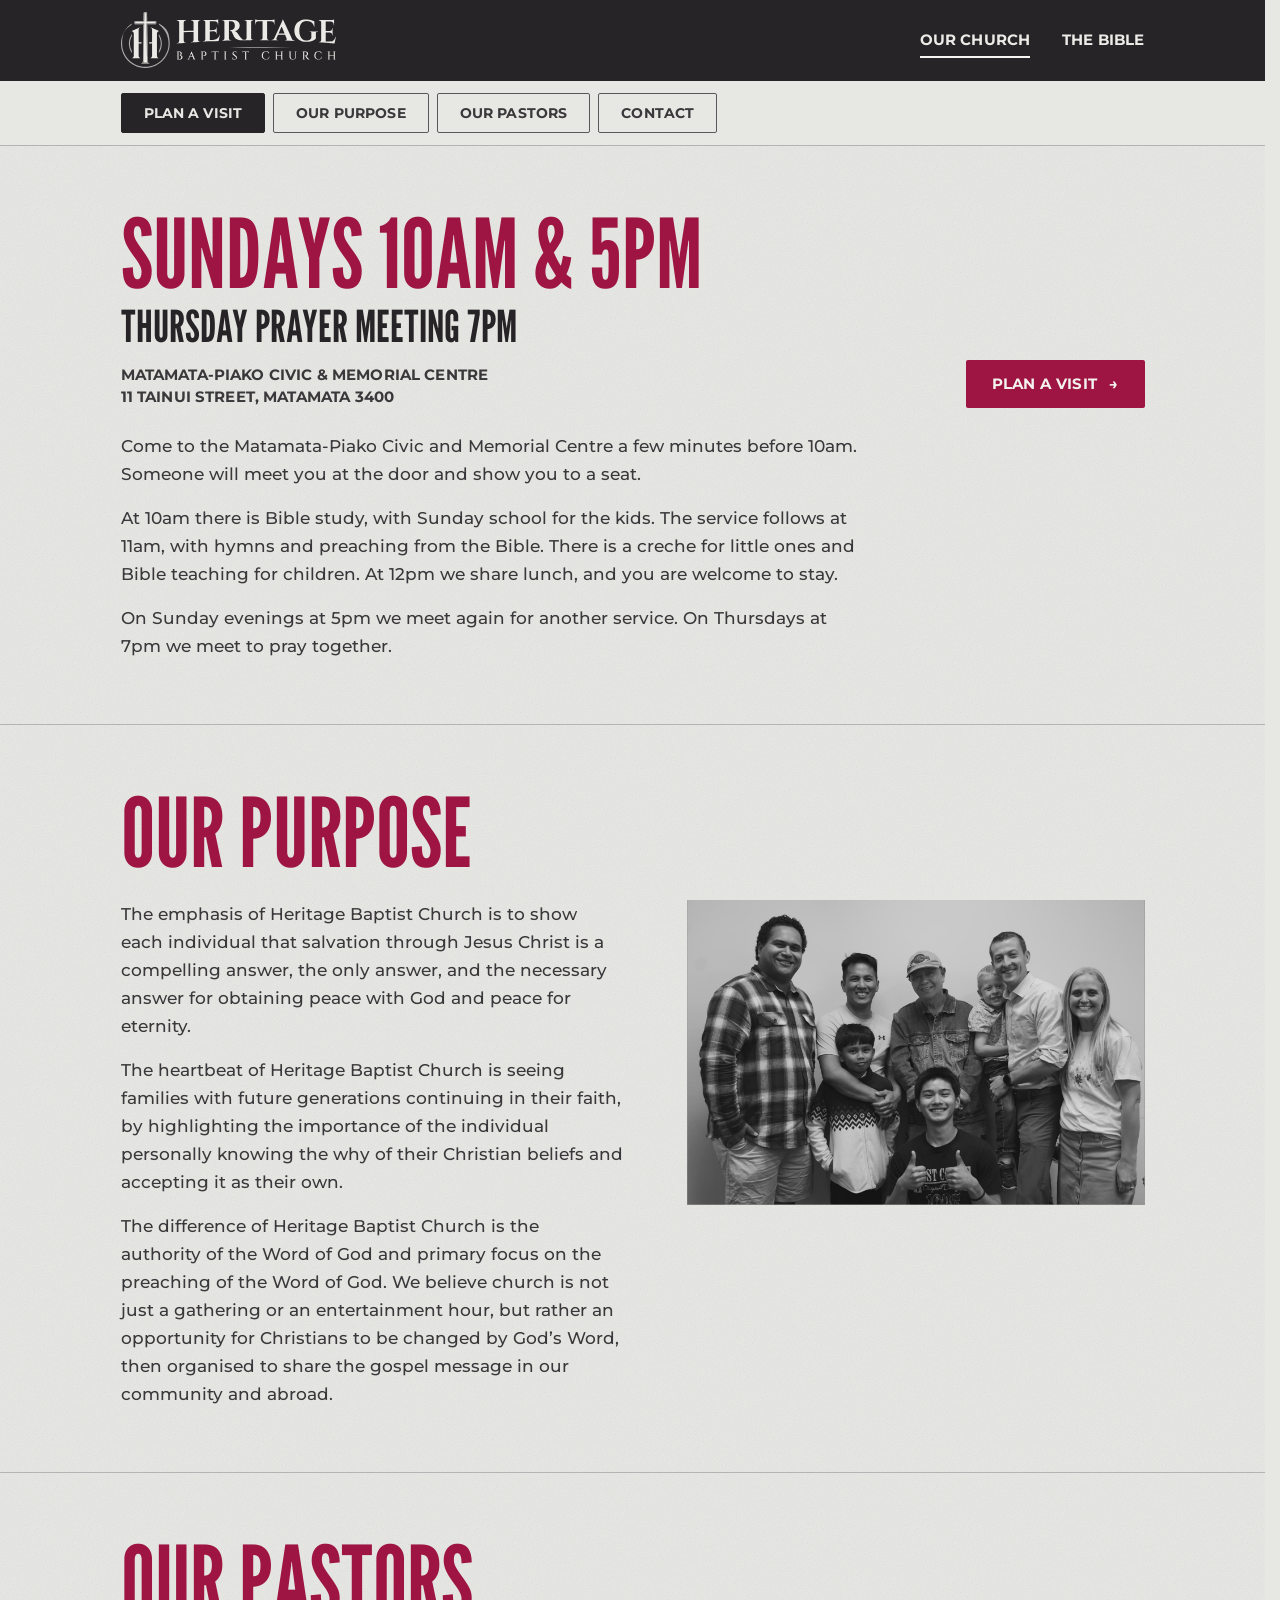
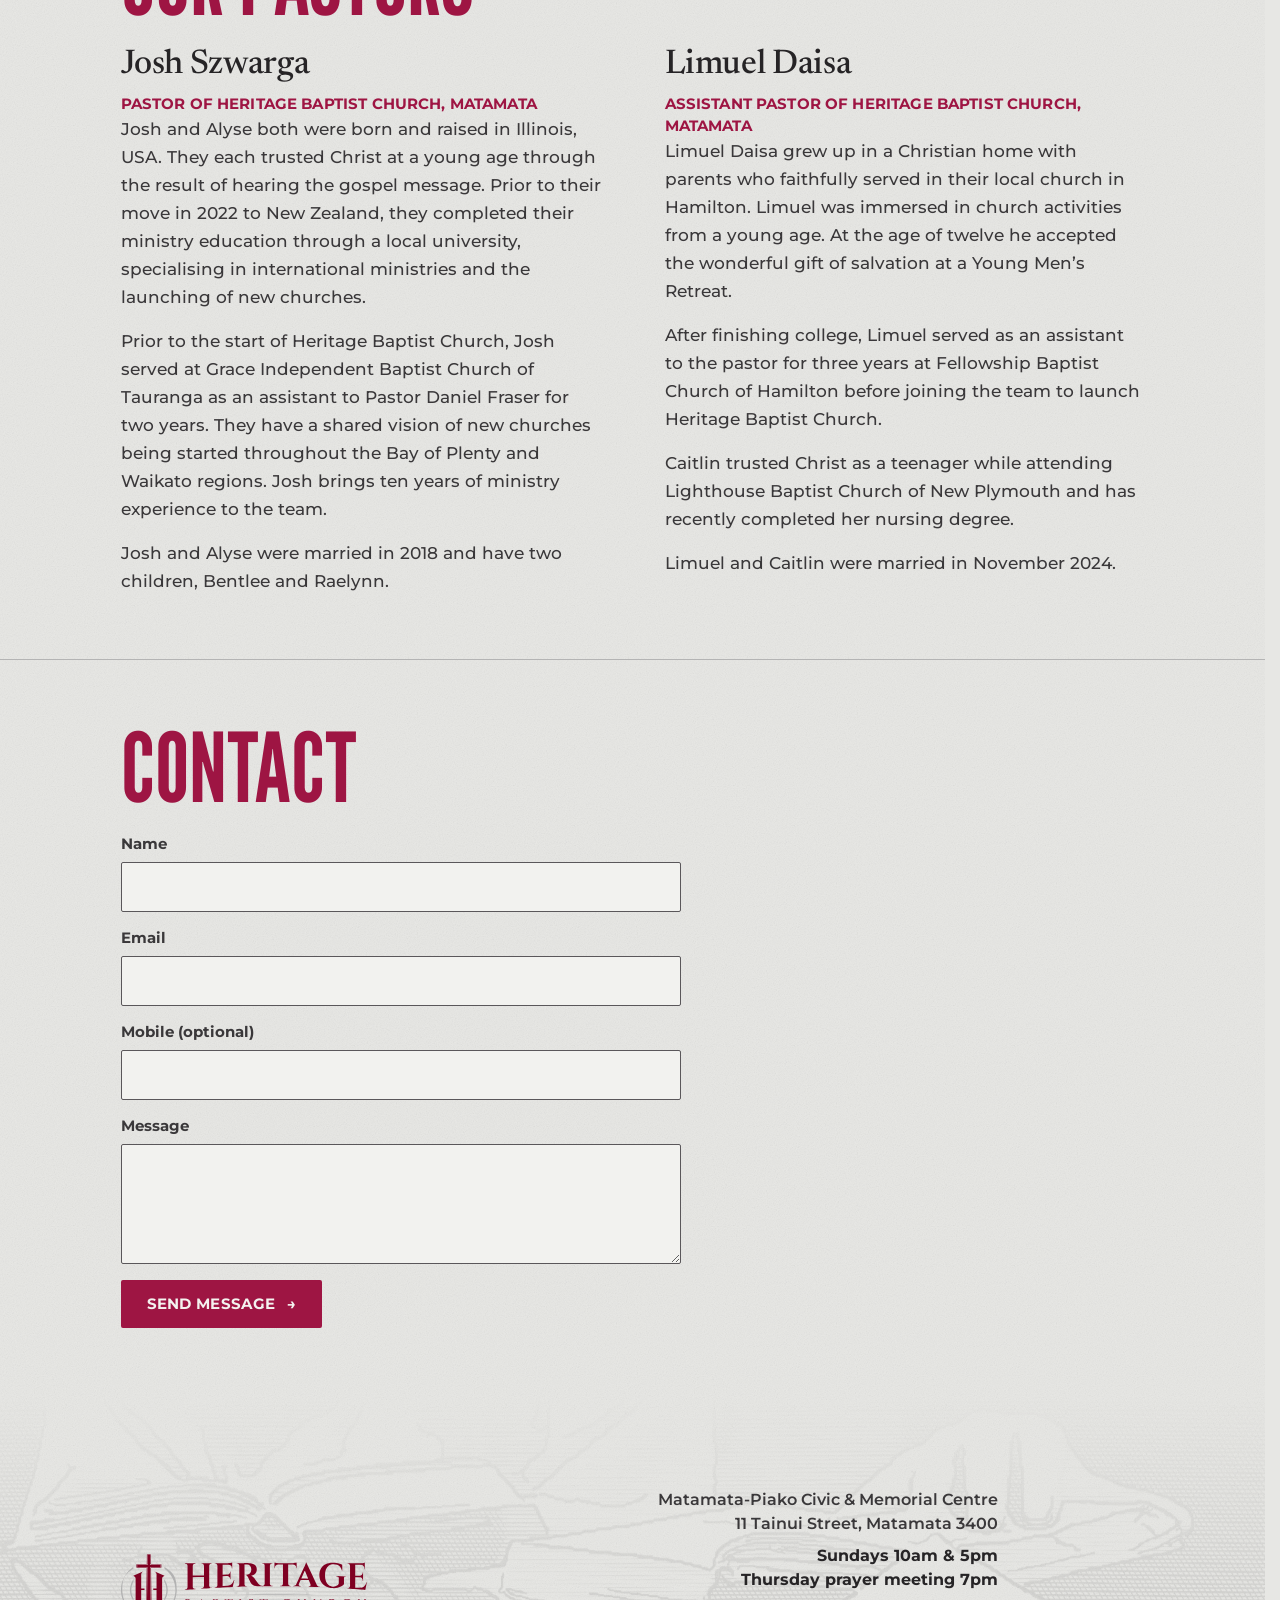
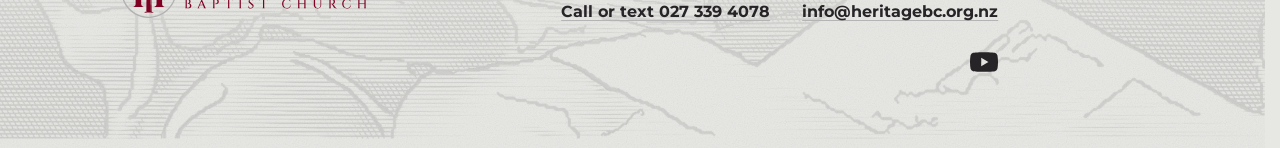
<file: church.html>
<!doctype html>
<html lang="en-NZ" data-theme="paper">
<head>
<meta charset="utf-8">
<meta name="viewport" content="width=device-width, initial-scale=1">
<title>Our Church | Heritage Baptist Church Matamata</title>
<meta name="description" content="Visit Heritage Baptist Church in Matamata. What a Sunday is like, our purpose, our story, our pastors and how to contact us.">
<link rel="canonical" href="https://www.heritagebc.org.nz/church">
<meta property="og:type" content="website">
<meta property="og:site_name" content="Heritage Baptist Church Matamata">
<meta property="og:locale" content="en_NZ">
<meta property="og:title" content="Our Church | Heritage Baptist Church Matamata">
<meta property="og:description" content="Visit Heritage Baptist Church in Matamata. What a Sunday is like, our purpose, our story, our pastors and how to contact us.">
<meta property="og:url" content="https://www.heritagebc.org.nz/church">
<meta property="og:image" content="https://www.heritagebc.org.nz/assets/imagery/group.jpg">
<link rel="icon" type="image/svg+xml" href="assets/logos/heritage-mark.svg">
<link rel="preload" href="fonts/Montserrat-Variable.woff2" as="font" type="font/woff2" crossorigin>
<link rel="preload" href="fonts/Bungee-Regular.woff2" as="font" type="font/woff2" crossorigin>
<link rel="stylesheet" href="css/tokens.css">
<link rel="stylesheet" href="css/bundle.css">
<link rel="stylesheet" href="css/site.css">
</head>
<body>
<a class="skip" href="#main">Skip to content</a>

<header class="site-header">
  <div class="wrap">
    <a class="brand" href="/" aria-label="Heritage Baptist Church, home">
      <img src="assets/logos/heritage-lockup.svg" alt="" width="2198" height="571">
      <img class="on-dark" src="assets/logos/heritage-lockup-paper.svg" alt="" width="2198" height="571">
    </a>
    <button class="nav-toggle" type="button" aria-expanded="false" aria-controls="site-nav"><span class="bars" aria-hidden="true"></span>Menu</button>
    <nav class="site-nav" id="site-nav" aria-label="Main">
      <div class="nav-group">
        <a class="nav-top" href="church" aria-current="page">Our Church <span class="arr" aria-hidden="true">&rarr;</span></a>
        <div class="nav-panel">
          <div class="wrap nav-panel-grid">
            <ul class="nav-sub">
              <li><a href="church#visit">Plan a visit <span class="arr" aria-hidden="true">&rarr;</span></a></li>
              <li><a href="church#purpose">Our purpose <span class="arr" aria-hidden="true">&rarr;</span></a></li>
              <li data-needs="story.timeline" hidden><a href="church#story">Our story <span class="arr" aria-hidden="true">&rarr;</span></a></li>
              <li><a href="church#pastors">Our pastors <span class="arr" aria-hidden="true">&rarr;</span></a></li>
              <li><a href="church#contact">Contact <span class="arr" aria-hidden="true">&rarr;</span></a></li>
            </ul>
          </div>
        </div>
      </div>
      <div class="nav-group">
        <a class="nav-top" href="bible">The Bible <span class="arr" aria-hidden="true">&rarr;</span></a>
        <div class="nav-panel">
          <div class="wrap nav-panel-grid">
            <ul class="nav-sub">
              <li><a href="bible#truth">God’s truth about us <span class="arr" aria-hidden="true">&rarr;</span></a></li>
              <li><a href="bible#study">Request a Bible study <span class="arr" aria-hidden="true">&rarr;</span></a></li>
              <li><a href="bible#free-bible">Free Bible <span class="arr" aria-hidden="true">&rarr;</span></a></li>
              <li><a href="bible#believe">What we believe <span class="arr" aria-hidden="true">&rarr;</span></a></li>
            </ul>
          </div>
        </div>
      </div>
      <div class="nav-foot">
        <p class="times">Sundays <span data-c="sundays.times">10am &amp; 5pm</span></p>
        <address><a href="https://www.google.com/maps/search/?api=1&amp;query=Heritage%20Baptist%20Church%2C%2011%20Tainui%20Street%2C%20Matamata%203400" data-map data-c-lines="contact.address">Matamata-Piako Civic &amp; Memorial Centre<br>11 Tainui Street, Matamata 3400</a></address>
        <a href="tel:+64273394078" data-c-phone="contact.phone" data-prefix="Call or text ">Call or text 027 339 4078</a>
        <a href="mailto:info@heritagebc.org.nz" data-c-email="contact.email">info@heritagebc.org.nz</a>
      </div>
    </nav>
  </div>
</header>

<main id="main">

  <h1 class="sr-only">Our Church</h1>
  <nav class="jump" aria-label="On this page"><div class="wrap jump-row">
    <a href="#visit">Plan a visit</a>
    <a href="#purpose">Our purpose</a>
    <a href="#story" data-needs="story.timeline" hidden>Our story</a>
    <a href="#pastors">Our pastors</a>
    <a href="#contact">Contact</a>
  </div></nav>

  <section class="block" id="visit"><div class="wrap">
    <div class="visit-row reveal">
      <div>
        <p class="times">Sundays <span data-c="sundays.times">10am &amp; 5pm</span></p>
        <p class="visit-thursday" data-c="visit.thursday">Thursday prayer meeting 7pm</p>
        <address class="label" style="margin-top:var(--space-4)" data-c-lines="contact.address">Matamata-Piako Civic &amp; Memorial Centre<br>11 Tainui Street, Matamata 3400</address>
      </div>
      <div><a class="hb-button" href="seat" data-open-visit>Plan a visit <span class="arr" aria-hidden="true">&rarr;</span></a></div>
    </div>
    <div class="prose reveal" data-c-paras="visit.body"><p>Come to the Matamata-Piako Civic and Memorial Centre a few minutes before 10am. Someone will meet you at the door and show you to a seat.</p><p>At 10am there is Bible study, with Sunday school for the kids. The service follows at 11am, with hymns and preaching from the Bible. There is a creche for little ones and Bible teaching for children. At 12pm we share lunch, and you are welcome to stay.</p><p>On Sunday evenings at 5pm we meet again for another service. On Thursdays at 7pm we meet to pray together.</p></div>
  </div></section>

  <section class="block" id="purpose"><div class="wrap">
    <h2 class="sec-title reveal">Our purpose</h2>
    <div class="story-grid">
      <div class="prose reveal" data-c-paras="purpose.body"><p>The emphasis of Heritage Baptist Church is to show each individual that salvation through Jesus Christ is a compelling answer, the only answer, and the necessary answer for obtaining peace with God and peace for eternity.</p><p>The heartbeat of Heritage Baptist Church is seeing families with future generations continuing in their faith, by highlighting the importance of the individual personally knowing the why of their Christian beliefs and accepting it as their own.</p><p>The difference of Heritage Baptist Church is the authority of the Word of God and primary focus on the preaching of the Word of God. We believe church is not just a gathering or an entertainment hour, but rather an opportunity for Christians to be changed by God’s Word, then organised to share the gospel message in our community and abroad.</p></div>
      <div class="hb-frame wipe" style="aspect-ratio:3/2;height:auto"><img src="assets/imagery/group-crop.jpg" alt="Members of the church family standing together, smiling" loading="lazy" data-c-img="img.story"></div>
    </div>
  </div></section>

  <!-- Our story: a timeline of highlights added in the admin page. Hidden until there is at least one. -->
  <section class="block" id="story" data-needs="story.timeline" hidden><div class="wrap">
    <h2 class="sec-title reveal">Our story</h2>
    <ol class="tl tl-alt tl-open" data-c-timeline="story.timeline"></ol>
  </div></section>

  <section class="block" id="pastors"><div class="wrap">
    <h2 class="sec-title reveal">Our pastors</h2>
    <div class="pastors">
      <div class="pastor reveal">
        <div class="hb-frame pastor-photo" hidden><img alt="" data-c-img="img.pastor1"></div>
        <h3 data-c="pastor1.name">Josh Szwarga</h3>
        <p class="label" data-c="pastor1.role">Pastor of Heritage Baptist Church, Matamata</p>
        <div class="pastor-bio" data-c-paras="pastor1.bio"><p>Josh and Alyse both were born and raised in Illinois, USA. They each trusted Christ at a young age through the result of hearing the gospel message. Prior to their move in 2022 to New Zealand, they completed their ministry education through a local university, specialising in international ministries and the launching of new churches.</p><p>Prior to the start of Heritage Baptist Church, Josh served at Grace Independent Baptist Church of Tauranga as an assistant to Pastor Daniel Fraser for two years. They have a shared vision of new churches being started throughout the Bay of Plenty and Waikato regions. Josh brings ten years of ministry experience to the team.</p><p>Josh and Alyse were married in 2018 and have two children, Bentlee and Raelynn.</p></div>
      </div>
      <div class="pastor reveal">
        <div class="hb-frame pastor-photo" hidden><img alt="" data-c-img="img.pastor2"></div>
        <h3 data-c="pastor2.name">Limuel Daisa</h3>
        <p class="label" data-c="pastor2.role">Assistant Pastor of Heritage Baptist Church, Matamata</p>
        <div class="pastor-bio" data-c-paras="pastor2.bio"><p>Limuel Daisa grew up in a Christian home with parents who faithfully served in their local church in Hamilton. Limuel was immersed in church activities from a young age. At the age of twelve he accepted the wonderful gift of salvation at a Young Men’s Retreat.</p><p>After finishing college, Limuel served as an assistant to the pastor for three years at Fellowship Baptist Church of Hamilton before joining the team to launch Heritage Baptist Church.</p><p>Caitlin trusted Christ as a teenager while attending Lighthouse Baptist Church of New Plymouth and has recently completed her nursing degree.</p><p>Limuel and Caitlin were married in November 2024.</p></div>
      </div>
    </div>
  </div></section>

  <section class="block" id="contact"><div class="wrap">
    <h2 class="sec-title reveal">Contact</h2>
    <div class="contact-grid">
      <form class="form reveal" data-form="message">
        <input class="hp" name="website" tabindex="-1" autocomplete="off" aria-hidden="true">
        <div class="field"><label for="c-name">Name</label><input id="c-name" name="name" autocomplete="name" required></div>
        <div class="field"><label for="c-email">Email</label><input id="c-email" name="email" type="email" autocomplete="email" required></div>
        <div class="field"><label for="c-mobile">Mobile (optional)</label><input id="c-mobile" name="mobile" type="tel" autocomplete="tel" inputmode="tel"></div>
        <div class="field"><label for="c-msg">Message</label><textarea id="c-msg" name="details" required></textarea></div>
        <div><button class="hb-button" type="submit">Send message <span class="arr" aria-hidden="true">&rarr;</span></button></div>
        <p class="small form-note" role="status"></p>
      </form>
    </div>
  </div></section>

</main>

<footer class="site-footer">
  <div class="wrap">
    <div class="foot-top">
      <div class="foot-brand">
        <img src="assets/logos/heritage-lockup.svg" alt="Heritage Baptist Church" width="2198" height="571">
        <address class="foot-contact">
          <span data-c-lines="contact.address">Matamata-Piako Civic &amp; Memorial Centre<br>11 Tainui Street, Matamata 3400</span>
          <span class="foot-times" data-c-lines="footer.times">Sundays 10am &amp; 5pm<br>Thursday prayer meeting 7pm</span>
          <span class="foot-links"><a href="tel:+64273394078" data-c-phone="contact.phone" data-prefix="Call or text ">Call or text 027 339 4078</a><a href="mailto:info@heritagebc.org.nz" data-c-email="contact.email">info@heritagebc.org.nz</a></span>
          <span class="foot-social">
            <a href="https://www.facebook.com/" data-c-href="contact.facebook" aria-label="Heritage Baptist Church on Facebook" hidden><svg viewBox="0 0 24 24" aria-hidden="true"><path d="M24 12.07C24 5.4 18.63 0 12 0S0 5.4 0 12.07C0 18.1 4.39 23.1 10.13 24v-8.44H7.08v-3.49h3.04V9.41c0-3.02 1.8-4.7 4.54-4.7 1.31 0 2.68.24 2.68.24v2.97h-1.5c-1.5 0-1.96.93-1.96 1.89v2.26h3.33l-.53 3.49h-2.8V24C19.6 23.1 24 18.1 24 12.07z"/></svg></a>
            <a href="https://www.youtube.com/@HBCMatamata" data-c-href="contact.youtube" aria-label="Heritage Baptist Church on YouTube"><svg viewBox="0 0 24 24" aria-hidden="true"><path d="M23.5 6.2a3 3 0 0 0-2.1-2.1C19.5 3.6 12 3.6 12 3.6s-7.5 0-9.4.5A3 3 0 0 0 .5 6.2 31 31 0 0 0 0 12a31 31 0 0 0 .5 5.8 3 3 0 0 0 2.1 2.1c1.9.5 9.4.5 9.4.5s7.5 0 9.4-.5a3 3 0 0 0 2.1-2.1A31 31 0 0 0 24 12a31 31 0 0 0-.5-5.8zM9.6 15.6V8.4l6.2 3.6z"/></svg></a>
          </span>
        </address>
      </div>
      <div class="foot-cols" hidden>
        <div class="foot-col">
          <h2><a href="church">Our Church</a></h2>
          <ul>
            <li><a href="seat" data-open-visit>Plan a visit</a></li>
            <li><a href="church#purpose">Our purpose</a></li>
            <li data-needs="story.timeline" hidden><a href="church#story">Our story</a></li>
            <li><a href="church#pastors">Our pastors</a></li>
          </ul>
        </div>
        <div class="foot-col">
          <h2><a href="bible">The Bible</a></h2>
          <ul>
            <li><a href="bible#truth">God’s truth about us</a></li>
            <li><a href="bible#study" data-open-study>Request a Bible study</a></li>
            <li><a href="bible#free-bible" data-open-testament>Free Bible</a></li>
            <li><a href="bible#believe">What we believe</a></li>
          </ul>
        </div>
      </div>
    </div>
  </div>
  <div class="foot-art" role="img" aria-label="Pen and ink drawing of people reading from open Bibles together"></div>
</footer>

<dialog class="study" id="dlg-study" aria-labelledby="study-title">
  <div class="study-inner">
    <div class="study-head">
      <h2 class="hs-title hs-title-sm" id="study-title">Request a Bible study</h2>
      <button class="study-close" type="button" aria-label="Close" data-close-dialog>&times;</button>
    </div>
    <form class="form" data-form="study">
      <input class="hp" name="website" tabindex="-1" autocomplete="off" aria-hidden="true">
      <div class="field"><label for="s-name">Name</label><input id="s-name" name="name" autocomplete="name" required></div>
      <div class="field"><label for="s-mobile">Mobile</label><input id="s-mobile" name="mobile" type="tel" autocomplete="tel" inputmode="tel" required></div>
      <div class="field"><label for="s-details">Details</label><textarea id="s-details" name="details"></textarea></div>
      <div><button class="hb-button" type="submit">Send request <span class="arr" aria-hidden="true">&rarr;</span></button></div>
      <p class="small form-note" role="status"></p>
    </form>
  </div>
</dialog>

<dialog class="study" id="dlg-testament" aria-labelledby="testament-title">
  <div class="study-inner">
    <div class="study-head">
      <h2 class="hs-title hs-title-sm" id="testament-title">Request a free Bible</h2>
      <button class="study-close" type="button" aria-label="Close" data-close-dialog>&times;</button>
    </div>
    <form class="form" data-form="testament">
      <input class="hp" name="website" tabindex="-1" autocomplete="off" aria-hidden="true">
      <div class="field"><label for="t-name">Name</label><input id="t-name" name="name" autocomplete="name" required></div>
      <div class="field"><label for="t-mobile">Mobile</label><input id="t-mobile" name="mobile" type="tel" autocomplete="tel" inputmode="tel" required></div>
      <div class="field"><label for="t-address">Postal address</label><textarea id="t-address" name="details" autocomplete="street-address" required></textarea></div>
      <div><button class="hb-button" type="submit">Send request <span class="arr" aria-hidden="true">&rarr;</span></button></div>
      <p class="small form-note" role="status"></p>
    </form>
  </div>
</dialog>

<dialog class="study" id="dlg-visit" aria-labelledby="visit-title">
  <div class="study-inner">
    <div class="study-head">
      <h2 class="hs-title hs-title-sm" id="visit-title">Plan a visit</h2>
      <button class="study-close" type="button" aria-label="Close" data-close-dialog>&times;</button>
    </div>
    <address class="visit-where"><a href="https://www.google.com/maps/search/?api=1&amp;query=Heritage%20Baptist%20Church%2C%2011%20Tainui%20Street%2C%20Matamata%203400" data-map data-c-lines="contact.address">Matamata-Piako Civic &amp; Memorial Centre<br>11 Tainui Street, Matamata 3400</a></address>
    <form class="form" data-form="visit">
      <input class="hp" name="website" tabindex="-1" autocomplete="off" aria-hidden="true">
      <fieldset class="choice">
        <legend class="sr-only">When</legend>
        <label><input type="radio" name="when" value="this" checked><span><b>This Sunday</b><small data-sunday="0">10 am</small></span></label>
        <label><input type="radio" name="when" value="next"><span><b>Next Sunday</b><small data-sunday="1">10 am</small></span></label>
      </fieldset>
      <div class="field"><label for="v-name">Your name</label><input id="v-name" name="name" autocomplete="name" required></div>
      <div class="field"><label for="v-mobile">Mobile number</label><input id="v-mobile" name="mobile" type="tel" autocomplete="tel" inputmode="tel" required></div>
      <div class="visit-opts">
      <div class="field">
        <label for="v-count">How many coming?</label>
        <div class="stepper">
          <button type="button" aria-label="One fewer" data-step="-1">&minus;</button>
          <input id="v-count" name="count" type="number" min="1" max="20" value="1" inputmode="numeric">
          <button type="button" aria-label="One more" data-step="1">+</button>
        </div>
      </div>
      <label class="check"><input type="checkbox" name="reminder"><span>Text me a reminder</span></label>
      </div>
      <div><button class="hb-button" type="submit">Save my seat <span class="arr" aria-hidden="true">&rarr;</span></button></div>
      <p class="small form-note" role="status"></p>
    </form>
  </div>
</dialog>

<script src="js/config.js"></script>
<script src="js/site.js"></script>
</body>
</html>
</file>
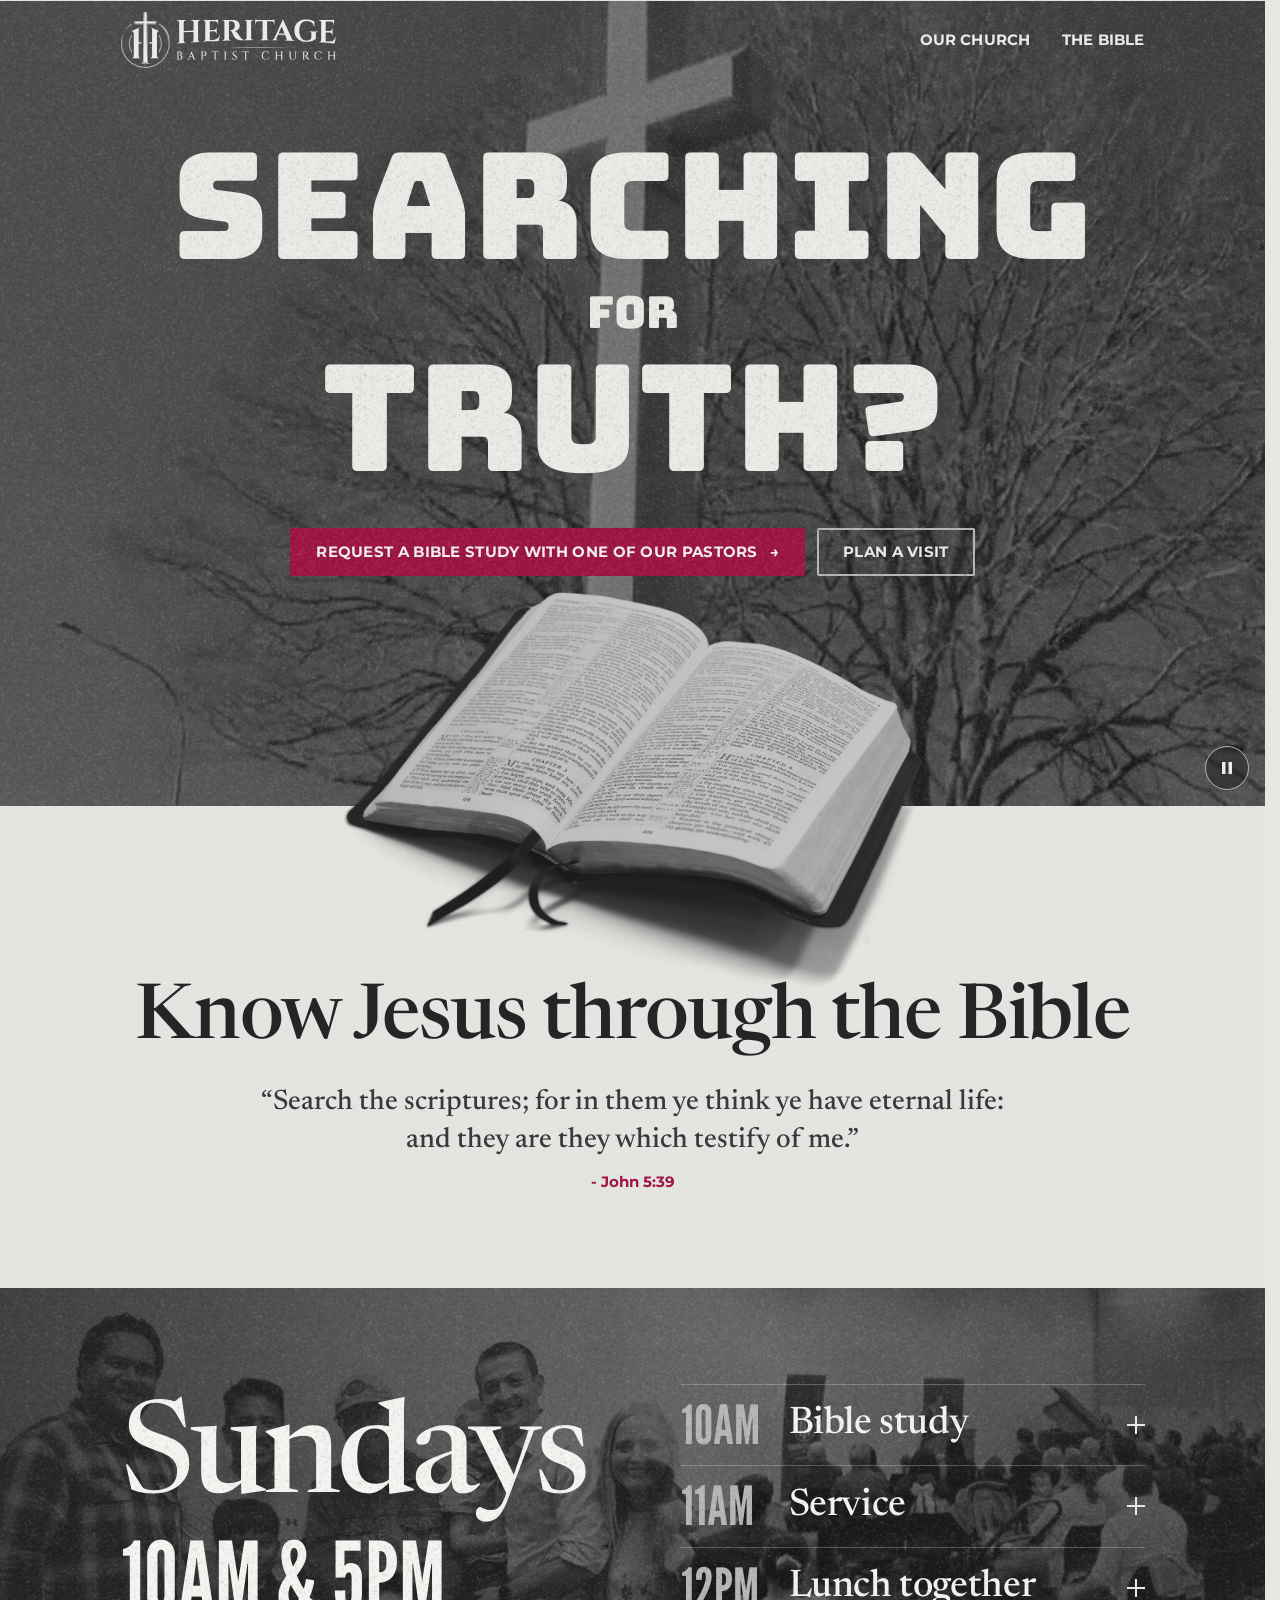
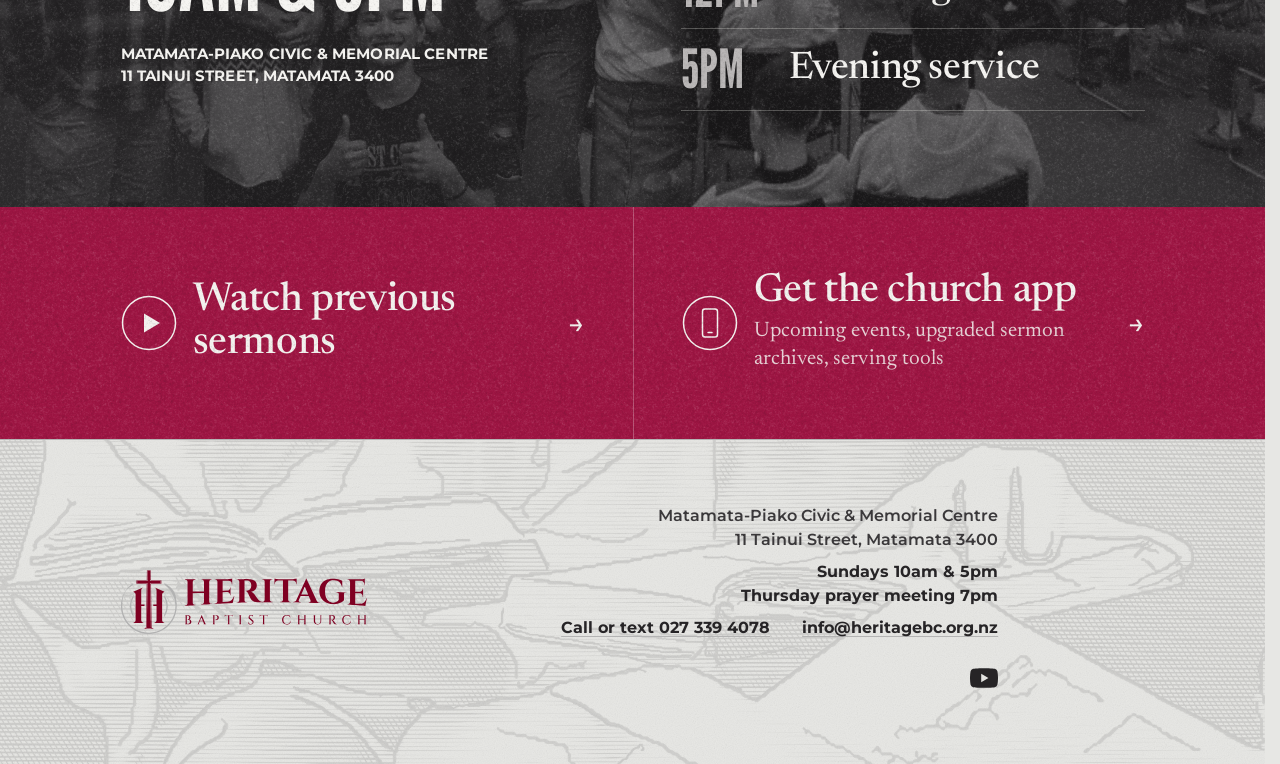
<file: home.html>
<!doctype html>
<html lang="en-NZ">
<head>
<meta charset="utf-8">
<title>Heritage Baptist Church</title>
<link rel="canonical" href="https://www.heritagebc.org.nz/">
<meta http-equiv="refresh" content="0; url=/">
<script>location.replace("/" + location.hash)</script>
</head>
<body><p><a href="/">Heritage Baptist Church</a></p></body>
</html>
</file>
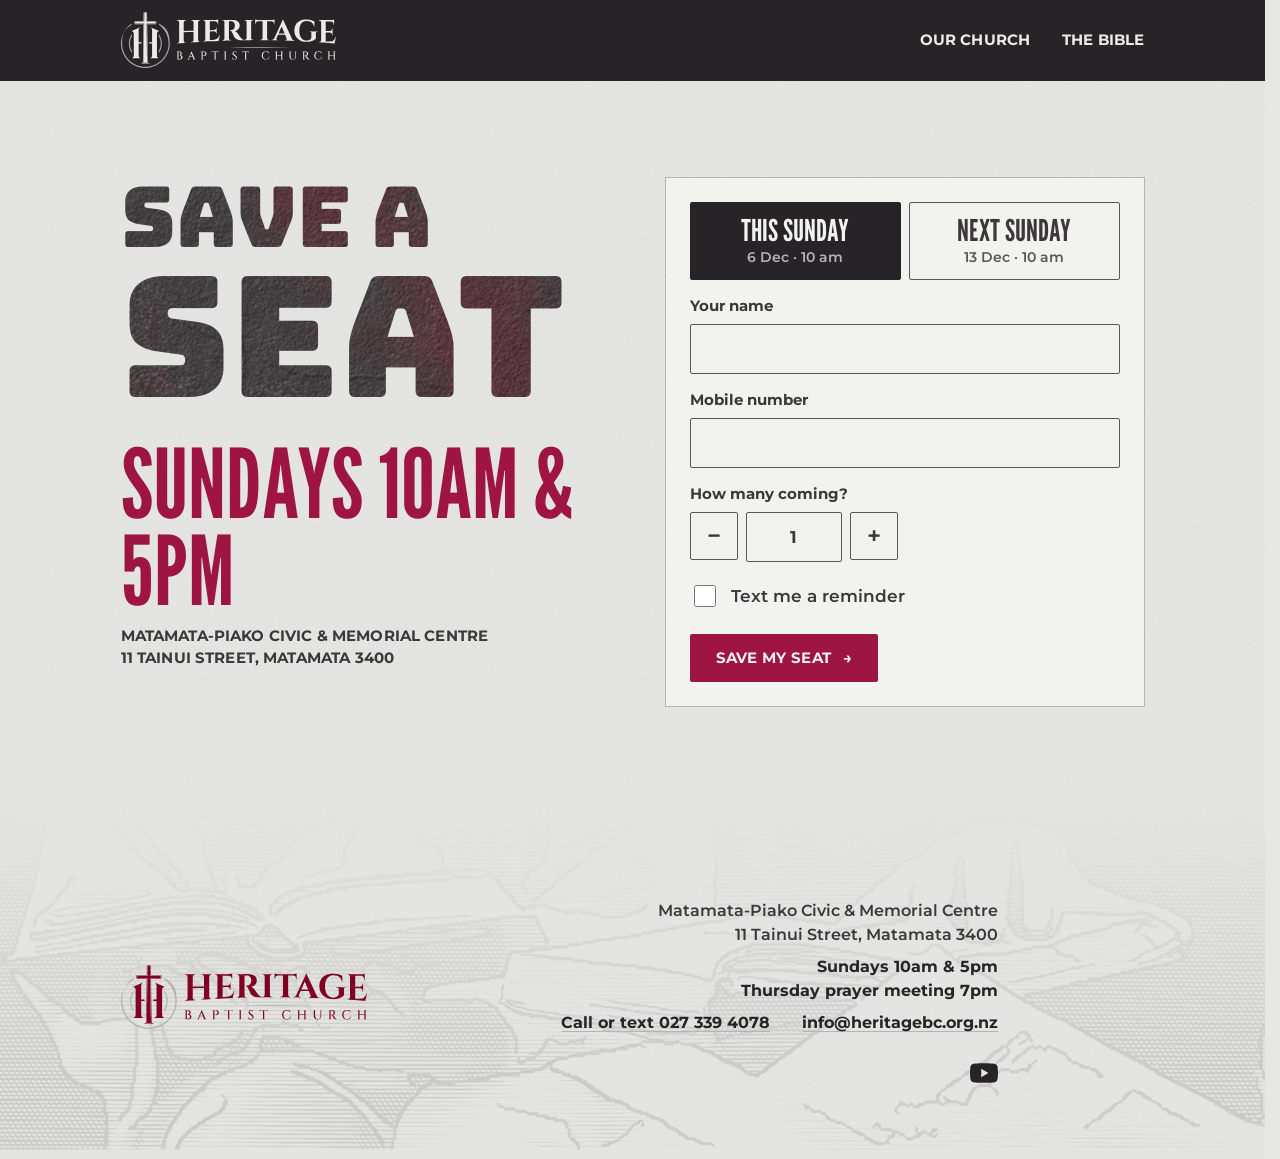
<file: seat.html>
<!doctype html>
<html lang="en-NZ" data-theme="paper">
<head>
<meta charset="utf-8">
<meta name="robots" content="noindex">
<meta name="viewport" content="width=device-width, initial-scale=1">
<title>Save a seat | Heritage Baptist Church Matamata</title>
<meta name="description" content="Tell us you are coming on Sunday and we will save you a seat at Heritage Baptist Church, Matamata.">
<link rel="canonical" href="https://www.heritagebc.org.nz/seat">
<meta property="og:type" content="website">
<meta property="og:site_name" content="Heritage Baptist Church Matamata">
<meta property="og:locale" content="en_NZ">
<meta property="og:title" content="Save a seat | Heritage Baptist Church Matamata">
<meta property="og:description" content="Tell us you are coming on Sunday and we will save you a seat at Heritage Baptist Church, Matamata.">
<meta property="og:url" content="https://www.heritagebc.org.nz/seat">
<meta property="og:image" content="https://www.heritagebc.org.nz/assets/imagery/group.jpg">
<link rel="icon" type="image/svg+xml" href="assets/logos/heritage-mark.svg">
<link rel="preload" href="fonts/Montserrat-Variable.woff2" as="font" type="font/woff2" crossorigin>
<link rel="preload" href="fonts/Bungee-Regular.woff2" as="font" type="font/woff2" crossorigin>
<link rel="stylesheet" href="css/tokens.css">
<link rel="stylesheet" href="css/bundle.css">
<link rel="stylesheet" href="css/site.css">
</head>
<body>
<a class="skip" href="#main">Skip to content</a>

<header class="site-header">
  <div class="wrap">
    <a class="brand" href="/" aria-label="Heritage Baptist Church, home">
      <img src="assets/logos/heritage-lockup.svg" alt="" width="2198" height="571">
      <img class="on-dark" src="assets/logos/heritage-lockup-paper.svg" alt="" width="2198" height="571">
    </a>
    <button class="nav-toggle" type="button" aria-expanded="false" aria-controls="site-nav"><span class="bars" aria-hidden="true"></span>Menu</button>
    <nav class="site-nav" id="site-nav" aria-label="Main">
      <div class="nav-group">
        <a class="nav-top" href="church">Our Church <span class="arr" aria-hidden="true">&rarr;</span></a>
        <div class="nav-panel">
          <div class="wrap nav-panel-grid">
            <ul class="nav-sub">
              <li><a href="church#visit">Plan a visit <span class="arr" aria-hidden="true">&rarr;</span></a></li>
              <li><a href="church#purpose">Our purpose <span class="arr" aria-hidden="true">&rarr;</span></a></li>
              <li data-needs="story.timeline" hidden><a href="church#story">Our story <span class="arr" aria-hidden="true">&rarr;</span></a></li>
              <li><a href="church#pastors">Our pastors <span class="arr" aria-hidden="true">&rarr;</span></a></li>
              <li><a href="church#contact">Contact <span class="arr" aria-hidden="true">&rarr;</span></a></li>
            </ul>
          </div>
        </div>
      </div>
      <div class="nav-group">
        <a class="nav-top" href="bible">The Bible <span class="arr" aria-hidden="true">&rarr;</span></a>
        <div class="nav-panel">
          <div class="wrap nav-panel-grid">
            <ul class="nav-sub">
              <li><a href="bible#truth">God’s truth about us <span class="arr" aria-hidden="true">&rarr;</span></a></li>
              <li><a href="bible#study">Request a Bible study <span class="arr" aria-hidden="true">&rarr;</span></a></li>
              <li><a href="bible#free-bible">Free Bible <span class="arr" aria-hidden="true">&rarr;</span></a></li>
              <li><a href="bible#believe">What we believe <span class="arr" aria-hidden="true">&rarr;</span></a></li>
            </ul>
          </div>
        </div>
      </div>
      <div class="nav-foot">
        <p class="times">Sundays <span data-c="sundays.times">10am &amp; 5pm</span></p>
        <address><a href="https://www.google.com/maps/search/?api=1&amp;query=Heritage%20Baptist%20Church%2C%2011%20Tainui%20Street%2C%20Matamata%203400" data-map data-c-lines="contact.address">Matamata-Piako Civic &amp; Memorial Centre<br>11 Tainui Street, Matamata 3400</a></address>
        <a href="tel:+64273394078" data-c-phone="contact.phone" data-prefix="Call or text ">Call or text 027 339 4078</a>
        <a href="mailto:info@heritagebc.org.nz" data-c-email="contact.email">info@heritagebc.org.nz</a>
      </div>
    </nav>
  </div>
</header>

<main id="main">

  <section class="seat"><div class="wrap seat-grid">
    <div>
      <h1 class="hb-headline seat-title"><span class="hb-md">Save a</span><span class="hb-lg">Seat</span></h1>
      <p class="times seat-times">Sundays <span data-c="sundays.times">10am &amp; 5pm</span></p>
      <address class="label" data-c-lines="contact.address">Matamata-Piako Civic &amp; Memorial Centre<br>11 Tainui Street, Matamata 3400</address>
    </div>
    <div class="seat-card">
      <form class="form" data-form="visit">
      <input class="hp" name="website" tabindex="-1" autocomplete="off" aria-hidden="true">
      <fieldset class="choice">
        <legend class="sr-only">When</legend>
        <label><input type="radio" name="when" value="this" checked><span><b>This Sunday</b><small data-sunday="0">10 am</small></span></label>
        <label><input type="radio" name="when" value="next"><span><b>Next Sunday</b><small data-sunday="1">10 am</small></span></label>
      </fieldset>
      <div class="field"><label for="sv-name">Your name</label><input id="sv-name" name="name" autocomplete="name" required></div>
      <div class="field"><label for="sv-mobile">Mobile number</label><input id="sv-mobile" name="mobile" type="tel" autocomplete="tel" inputmode="tel" required></div>
      <div class="visit-opts">
      <div class="field">
        <label for="sv-count">How many coming?</label>
        <div class="stepper">
          <button type="button" aria-label="One fewer" data-step="-1">&minus;</button>
          <input id="sv-count" name="count" type="number" min="1" max="20" value="1" inputmode="numeric">
          <button type="button" aria-label="One more" data-step="1">+</button>
        </div>
      </div>
      <label class="check"><input type="checkbox" name="reminder"><span>Text me a reminder</span></label>
      </div>
      <div><button class="hb-button" type="submit">Save my seat <span class="arr" aria-hidden="true">&rarr;</span></button></div>
      <p class="small form-note" role="status"></p>
    </form>
    </div>
  </div></section>

</main>

<footer class="site-footer">
  <div class="wrap">
    <div class="foot-top">
      <div class="foot-brand">
        <img src="assets/logos/heritage-lockup.svg" alt="Heritage Baptist Church" width="2198" height="571">
        <address class="foot-contact">
          <span data-c-lines="contact.address">Matamata-Piako Civic &amp; Memorial Centre<br>11 Tainui Street, Matamata 3400</span>
          <span class="foot-times" data-c-lines="footer.times">Sundays 10am &amp; 5pm<br>Thursday prayer meeting 7pm</span>
          <span class="foot-links"><a href="tel:+64273394078" data-c-phone="contact.phone" data-prefix="Call or text ">Call or text 027 339 4078</a><a href="mailto:info@heritagebc.org.nz" data-c-email="contact.email">info@heritagebc.org.nz</a></span>
          <span class="foot-social">
            <a href="https://www.facebook.com/" data-c-href="contact.facebook" aria-label="Heritage Baptist Church on Facebook" hidden><svg viewBox="0 0 24 24" aria-hidden="true"><path d="M24 12.07C24 5.4 18.63 0 12 0S0 5.4 0 12.07C0 18.1 4.39 23.1 10.13 24v-8.44H7.08v-3.49h3.04V9.41c0-3.02 1.8-4.7 4.54-4.7 1.31 0 2.68.24 2.68.24v2.97h-1.5c-1.5 0-1.96.93-1.96 1.89v2.26h3.33l-.53 3.49h-2.8V24C19.6 23.1 24 18.1 24 12.07z"/></svg></a>
            <a href="https://www.youtube.com/@HBCMatamata" data-c-href="contact.youtube" aria-label="Heritage Baptist Church on YouTube"><svg viewBox="0 0 24 24" aria-hidden="true"><path d="M23.5 6.2a3 3 0 0 0-2.1-2.1C19.5 3.6 12 3.6 12 3.6s-7.5 0-9.4.5A3 3 0 0 0 .5 6.2 31 31 0 0 0 0 12a31 31 0 0 0 .5 5.8 3 3 0 0 0 2.1 2.1c1.9.5 9.4.5 9.4.5s7.5 0 9.4-.5a3 3 0 0 0 2.1-2.1A31 31 0 0 0 24 12a31 31 0 0 0-.5-5.8zM9.6 15.6V8.4l6.2 3.6z"/></svg></a>
          </span>
        </address>
      </div>
      <div class="foot-cols" hidden>
        <div class="foot-col">
          <h2><a href="church">Our Church</a></h2>
          <ul>
            <li><a href="seat" data-open-visit>Plan a visit</a></li>
            <li><a href="church#purpose">Our purpose</a></li>
            <li data-needs="story.timeline" hidden><a href="church#story">Our story</a></li>
            <li><a href="church#pastors">Our pastors</a></li>
          </ul>
        </div>
        <div class="foot-col">
          <h2><a href="bible">The Bible</a></h2>
          <ul>
            <li><a href="bible#truth">God’s truth about us</a></li>
            <li><a href="bible#study" data-open-study>Request a Bible study</a></li>
            <li><a href="bible#free-bible" data-open-testament>Free Bible</a></li>
            <li><a href="bible#believe">What we believe</a></li>
          </ul>
        </div>
      </div>
    </div>
  </div>
  <div class="foot-art" role="img" aria-label="Pen and ink drawing of people reading from open Bibles together"></div>
</footer>

<dialog class="study" id="dlg-study" aria-labelledby="study-title">
  <div class="study-inner">
    <div class="study-head">
      <h2 class="hs-title hs-title-sm" id="study-title">Request a Bible study</h2>
      <button class="study-close" type="button" aria-label="Close" data-close-dialog>&times;</button>
    </div>
    <form class="form" data-form="study">
      <input class="hp" name="website" tabindex="-1" autocomplete="off" aria-hidden="true">
      <div class="field"><label for="s-name">Name</label><input id="s-name" name="name" autocomplete="name" required></div>
      <div class="field"><label for="s-mobile">Mobile</label><input id="s-mobile" name="mobile" type="tel" autocomplete="tel" inputmode="tel" required></div>
      <div class="field"><label for="s-details">Details</label><textarea id="s-details" name="details"></textarea></div>
      <div><button class="hb-button" type="submit">Send request <span class="arr" aria-hidden="true">&rarr;</span></button></div>
      <p class="small form-note" role="status"></p>
    </form>
  </div>
</dialog>

<dialog class="study" id="dlg-testament" aria-labelledby="testament-title">
  <div class="study-inner">
    <div class="study-head">
      <h2 class="hs-title hs-title-sm" id="testament-title">Request a free Bible</h2>
      <button class="study-close" type="button" aria-label="Close" data-close-dialog>&times;</button>
    </div>
    <form class="form" data-form="testament">
      <input class="hp" name="website" tabindex="-1" autocomplete="off" aria-hidden="true">
      <div class="field"><label for="t-name">Name</label><input id="t-name" name="name" autocomplete="name" required></div>
      <div class="field"><label for="t-mobile">Mobile</label><input id="t-mobile" name="mobile" type="tel" autocomplete="tel" inputmode="tel" required></div>
      <div class="field"><label for="t-address">Postal address</label><textarea id="t-address" name="details" autocomplete="street-address" required></textarea></div>
      <div><button class="hb-button" type="submit">Send request <span class="arr" aria-hidden="true">&rarr;</span></button></div>
      <p class="small form-note" role="status"></p>
    </form>
  </div>
</dialog>

<dialog class="study" id="dlg-visit" aria-labelledby="visit-title">
  <div class="study-inner">
    <div class="study-head">
      <h2 class="hs-title hs-title-sm" id="visit-title">Plan a visit</h2>
      <button class="study-close" type="button" aria-label="Close" data-close-dialog>&times;</button>
    </div>
    <address class="visit-where"><a href="https://www.google.com/maps/search/?api=1&amp;query=Heritage%20Baptist%20Church%2C%2011%20Tainui%20Street%2C%20Matamata%203400" data-map data-c-lines="contact.address">Matamata-Piako Civic &amp; Memorial Centre<br>11 Tainui Street, Matamata 3400</a></address>
    <form class="form" data-form="visit">
      <input class="hp" name="website" tabindex="-1" autocomplete="off" aria-hidden="true">
      <fieldset class="choice">
        <legend class="sr-only">When</legend>
        <label><input type="radio" name="when" value="this" checked><span><b>This Sunday</b><small data-sunday="0">10 am</small></span></label>
        <label><input type="radio" name="when" value="next"><span><b>Next Sunday</b><small data-sunday="1">10 am</small></span></label>
      </fieldset>
      <div class="field"><label for="v-name">Your name</label><input id="v-name" name="name" autocomplete="name" required></div>
      <div class="field"><label for="v-mobile">Mobile number</label><input id="v-mobile" name="mobile" type="tel" autocomplete="tel" inputmode="tel" required></div>
      <div class="visit-opts">
      <div class="field">
        <label for="v-count">How many coming?</label>
        <div class="stepper">
          <button type="button" aria-label="One fewer" data-step="-1">&minus;</button>
          <input id="v-count" name="count" type="number" min="1" max="20" value="1" inputmode="numeric">
          <button type="button" aria-label="One more" data-step="1">+</button>
        </div>
      </div>
      <label class="check"><input type="checkbox" name="reminder"><span>Text me a reminder</span></label>
      </div>
      <div><button class="hb-button" type="submit">Save my seat <span class="arr" aria-hidden="true">&rarr;</span></button></div>
      <p class="small form-note" role="status"></p>
    </form>
  </div>
</dialog>

<script src="js/config.js"></script>
<script src="js/site.js"></script>
</body>
</html>
</file>
<file: css/tokens.css>
/* Heritage Baptist Church: tokens, written from the design system's tokens.json */
@font-face { font-family: "Bungee"; src: url("../fonts/Bungee-Regular.woff2") format("woff2"); font-weight: 400; font-display: swap; }
@font-face { font-family: "Newsreader"; src: url("../fonts/Newsreader-Variable.woff2") format("woff2"); font-weight: 400 700; font-style: normal; font-display: swap; }
@font-face { font-family: "League Gothic"; src: url("../fonts/LeagueGothic-Variable.woff2") format("woff2"); font-weight: 400; font-display: swap; }
@font-face { font-family: "Montserrat"; src: url("../fonts/Montserrat-Variable.woff2") format("woff2"); font-weight: 100 900; font-style: normal; font-display: swap; }

:root, [data-theme="paper"] {
  --surface: #e7e7e4;
  --surface-raised: #f2f2ef;
  --text: #3a383a;
  --text-strong: #262426;
  --text-muted: #5a575a;
  --maroon: #9e1543;
  --maroon-fill: #9e1543;
  --maroon-deep: #7f0022;
  --on-maroon: #f4f2ef;
  --rule: #b4b4b4;
  --photo-ground: #9a9899;
  --focus: #9e1543;
}
[data-theme="ink"] {
  --surface: #262426;
  --surface-raised: #323032;
  --text: #ecebe7;
  --text-strong: #f6f5f2;
  --text-muted: #b9b6b6;
  --maroon: #e8829f;
  --rule: #5a575a;
  --photo-ground: #4a484a;
  --focus: #e8829f;
}
:root {
  --font-display: Bungee, "Arial Black", Impact, sans-serif;
  --font-condensed: "League Gothic", "Oswald", Impact, sans-serif;
  --font-script: Sacramento, "Segoe Script", cursive;
  --font-sans: Montserrat, system-ui, "Segoe UI", sans-serif;
  /* Site addition (not in the design system yet): a book serif for section headlines and scripture */
  --font-serif: Newsreader, "Iowan Old Style", Georgia, "Times New Roman", serif;

  --space-1: 4px; --space-2: 8px; --space-3: 12px; --space-4: 16px; --space-6: 24px;
  --space-8: 32px; --space-12: 48px; --space-16: 64px; --space-24: 96px;
  --radius-none: 0; --radius-sm: 2px; --radius-round: 50%;
  --shadow-cutout: 0 18px 28px -14px rgba(20, 18, 20, 0.5);
  --content-max: 1120px;
  --measure: 68ch;
  --static-opacity: 0.9;
}
</file>
<file: css/bundle.css>
/* Heritage Baptist Church — house patterns. Needs tokens.css (custom properties) loaded first.
   Point these at your own copies of the files in assets/ when you build the site. */
:root {
  --tex-paper: url("../assets/textures/paper-tile.jpg");   /* assets/Textures/paper-tile.jpg */
  --tex-ink: url("../assets/textures/ink-tile.jpg");     /* assets/Textures/ink-tile.jpg */
  --tex-static: url("../assets/textures/static-tile.webp");  /* assets/Textures/static-tile.png */
  --tex-leather: url("../assets/textures/worn-leather.jpg"); /* assets/Textures/worn-leather.jpg */
}

/* Ground: paper texture under everything */
body, .hb-ground {
  margin: 0;
  background: var(--surface) var(--tex-paper) repeat;
  background-size: 512px;
  color: var(--text);
  font-family: var(--font-sans);
  font-weight: 500;
  font-size: 17px;
  line-height: 28px;
}
[data-theme="ink"] body, [data-theme="ink"] .hb-ground, .hb-ground[data-theme="ink"] { background-image: var(--tex-ink); }

/* TV static: one fixed layer over the whole page (also over photos and type) */
.hb-static {
  position: fixed; inset: 0; z-index: 50; pointer-events: none;
  background: var(--tex-static) repeat; background-size: 200px;
  opacity: var(--static-opacity, 0.9);
}

/* Headline: Bungee capitals filled with worn leather (paper theme) */
.hb-headline { margin: 0; font-family: var(--font-display); font-weight: 400; line-height: .95; text-align: center; text-transform: uppercase; }
.hb-headline span { display: block; }
.hb-headline .hb-lg { font-size: clamp(52px, 10vw, 112px); }
.hb-headline .hb-md { font-size: clamp(36px, 6.6vw, 72px); }
.hb-headline .hb-sm { font-size: clamp(22px, 3.6vw, 40px); margin: .12em 0; }
.hb-headline, .hb-leather {
  color: var(--text);
  background: var(--tex-leather) center / 120% auto;
  -webkit-background-clip: text; background-clip: text;
  -webkit-text-fill-color: transparent;
}
[data-theme="ink"] .hb-headline, [data-theme="ink"] .hb-leather { background: none; -webkit-text-fill-color: currentColor; }

/* Script word: one per page, maroon, rotated, laid over photos */
.hb-script {
  font-family: var(--font-script); font-weight: 400; color: var(--maroon);
  font-size: clamp(96px, 24vw, 230px); line-height: 1;
  -webkit-text-stroke: 1px currentColor; letter-spacing: .02em;
  transform: rotate(-6deg); pointer-events: none; white-space: nowrap;
}

/* Photo strip: square-cornered 3:2 frames, greyscale, small gaps */
.hb-strip { display: grid; grid-template-columns: 1.3fr 1fr 1fr; grid-auto-rows: clamp(150px, 24vw, 260px); gap: var(--space-2); }
.hb-frame { position: relative; height: 100%; overflow: hidden; background: var(--photo-ground); }
.hb-frame > img { width: 100%; height: 100%; object-fit: cover; object-position: var(--focus-x, 50%) var(--focus-y, 50%); transform: scale(var(--zoom, 1)); transform-origin: var(--focus-x, 50%) var(--focus-y, 50%); display: block; filter: grayscale(1); }
.hb-frame.hb-cutout > img { object-fit: contain; object-position: center bottom; transform: none; }
/* Break the frame: the photo and its matching cut-out share one geometry (--pop-w/x/y);
   the frame clips the photo, the cut-out layer only clips its top and sides, so it hangs below. */
.hb-pop { position: relative; z-index: 2; }
.hb-pop .hb-pop-img { position: absolute; max-width: none; height: auto; width: var(--pop-w, 190%); left: var(--pop-x, -88%); top: var(--pop-y, -14%); filter: grayscale(1); }
.hb-pop > .hb-pop-out { position: absolute; inset: 0; pointer-events: none; clip-path: inset(0 0 -100% 0); }

/* Hero: headline, strip, script word across it, open Bible overlapping the bottom */
.hb-hero { position: relative; max-width: var(--content-max); margin: 0 auto; padding: var(--space-12) var(--space-4) 0; }
.hb-hero .hb-strip { margin-top: var(--space-6); }
.hb-hero .hb-script { position: absolute; left: 2%; top: 30%; z-index: 3; }
.hb-hero .hb-bible { display: block; width: min(52%, 560px); margin: -7% 0 0 14%; position: relative; z-index: 1; }

/* Service row: condensed maroon words beside stacked labels */
.hb-service { display: flex; flex-wrap: wrap; align-items: center; justify-content: center; gap: var(--space-6) var(--space-12); }
.hb-service-item { display: flex; align-items: center; gap: var(--space-3); }
.hb-service-big { font-family: var(--font-condensed); color: var(--maroon); font-size: 72px; line-height: .9; text-transform: uppercase; }
.hb-service-label { font-weight: 700; font-size: 15px; line-height: 20px; text-transform: uppercase; color: var(--text); }

/* Points: Bungee heading + KJV verse */
.hb-points { display: grid; gap: var(--space-8); max-width: var(--measure); }
.hb-point h3 { margin: 0 0 var(--space-2); font-family: var(--font-display); font-weight: 400; font-size: 22px; line-height: 1.2; text-transform: uppercase; color: var(--text); }
.hb-scripture { margin: 0; font-style: italic; font-weight: 600; font-size: 18px; line-height: 30px; color: var(--text); }
.hb-scripture em, .hb-scripture mark { font-style: inherit; background: none; color: var(--maroon); }
.hb-scripture cite { font-style: normal; font-weight: 600; color: var(--text); white-space: nowrap; }

/* Numbered steps (handout) */
.hb-step { display: grid; grid-template-columns: 64px 1fr; gap: var(--space-6); align-items: start; max-width: var(--measure); }
.hb-step-num { font-family: var(--font-condensed); color: var(--maroon); font-size: 112px; line-height: .78; text-align: center; }
.hb-step h3 { margin: 0 0 var(--space-1); font-family: var(--font-display); font-weight: 400; font-size: 22px; line-height: 1.2; text-transform: uppercase; }
.hb-step p { margin: 0 0 var(--space-2); }
.hb-step .hb-ref { color: var(--maroon); font-style: italic; font-weight: 600; }

/* Button */
.hb-button {
  display: inline-flex; align-items: center; height: 48px; padding: 0 var(--space-6);
  font-family: var(--font-sans); font-weight: 700; font-size: 15px; letter-spacing: .02em; text-transform: uppercase; text-decoration: none;
  background: var(--maroon-fill); color: var(--on-maroon); border: 2px solid var(--maroon-fill); border-radius: var(--radius-sm); cursor: pointer;
}
.hb-button:hover { background: var(--maroon-deep); border-color: var(--maroon-deep); }
.hb-button.hb-quiet { background: transparent; color: var(--text); border-color: var(--text-muted); }
.hb-button.hb-quiet:hover { border-color: var(--text); }
.hb-button:focus-visible, a:focus-visible { outline: 2px solid var(--focus); outline-offset: 3px; }
a { color: var(--maroon); text-underline-offset: 3px; }

/* Footer (use with data-theme="ink") */
.hb-footer { display: flex; align-items: center; gap: var(--space-4); padding: var(--space-8) var(--space-4); justify-content: center; }
.hb-footer img { height: 64px; width: auto; }
.hb-footer p { margin: 0; font-weight: 700; font-size: 15px; line-height: 22px; text-transform: uppercase; color: var(--text); }

@media (max-width: 640px) {
  .hb-strip { grid-template-columns: 1fr 1fr; }
  .hb-strip > :nth-child(2) { display: none; }
  .hb-service-big { font-size: 56px; }
  .hb-step { grid-template-columns: 44px 1fr; gap: var(--space-4); }
  .hb-step-num { font-size: 80px; }
}
</file>
<file: css/site.css>
/* Heritage Baptist Church website. Mobile first. Sits on top of tokens.css and bundle.css. */

@view-transition { navigation: auto; }

:root { --static-opacity: 0.38; }

*, *::before, *::after { box-sizing: border-box; }
html { scroll-behavior: smooth; -webkit-text-size-adjust: 100%; overflow-x: clip; scrollbar-gutter: stable; }
/* Fine grain sits in the page background itself. A see-through layer over the whole screen made scrolling and the video laggy on high-resolution displays. */
body { background-image: url("data:image/svg+xml,%3Csvg xmlns='http://www.w3.org/2000/svg' width='220' height='220'%3E%3Cfilter id='n'%3E%3CfeTurbulence type='fractalNoise' baseFrequency='.9' numOctaves='2' stitchTiles='stitch'/%3E%3CfeColorMatrix type='saturate' values='0'/%3E%3C/filter%3E%3Crect width='100%25' height='100%25' filter='url(%23n)' opacity='.16'/%3E%3C/svg%3E"); background-size: 220px; min-height: 100svh; overflow-x: clip; text-rendering: optimizeLegibility; -webkit-font-smoothing: antialiased; }
img, video { max-width: 100%; }
h1, h2, h3, p { margin: 0; }
address, cite { font-style: normal; }
.sr-only { position: absolute; width: 1px; height: 1px; overflow: hidden; clip: rect(0 0 0 0); white-space: nowrap; }
.skip { position: absolute; left: var(--space-4); top: -100px; z-index: 60; background: var(--surface-raised); padding: var(--space-2) var(--space-4); font-weight: 700; }
.skip:focus { top: var(--space-4); }

.wrap { max-width: var(--content-max); margin: 0 auto; padding-inline: var(--space-4); }
.section { padding-block: var(--space-12); }
.stack > * + * { margin-top: var(--space-6); }

/* Type: one colour, upright */
.hs-title { font-family: var(--font-serif); font-weight: 500; font-size: clamp(38px, 9.5vw, 76px); line-height: 1.02; letter-spacing: -0.015em; color: var(--text-strong); text-wrap: balance; }
.hs-title-sm { font-size: clamp(30px, 6.4vw, 48px); }
.lead { font-size: 18px; line-height: 30px; font-weight: 600; max-width: 34em; }
.verse { font-family: var(--font-serif); font-weight: 500; font-size: clamp(21px, 4.4vw, 28px); line-height: 1.35; max-width: 27em; color: var(--text); text-wrap: pretty; }
.verse cite { display: block; margin-top: var(--space-3); font-family: var(--font-sans); font-style: normal; font-weight: 700; font-size: 15px; line-height: 20px; color: var(--maroon); }
.hb-scripture { font-family: var(--font-serif); font-style: normal; font-weight: 500; font-size: 22px; line-height: 1.4; }
.hb-scripture em { font-style: normal; color: inherit; }
.hb-scripture cite { font-family: var(--font-sans); font-size: 15px; font-weight: 700; color: var(--maroon); }
.label { font-weight: 700; font-size: 15px; line-height: 22px; letter-spacing: .01em; text-transform: uppercase; }
.small { font-size: 14px; line-height: 20px; color: var(--text-muted); }

/* Buttons: long labels wrap, arrow slides on hover */
.hb-button { height: auto; min-height: 48px; padding-block: 12px; line-height: 1.25; text-align: center; justify-content: center; gap: var(--space-3); transition: background-color .25s, border-color .25s, color .25s, transform .25s; }
.hb-button .arr { display: inline-block; transition: transform .35s cubic-bezier(.2, .7, .2, 1); }
.hb-button:hover .arr { transform: translateX(5px); }
.hb-button:active { transform: scale(.98); }
.actions { display: flex; flex-direction: column; gap: var(--space-3); }

/* Header */
.site-header { position: sticky; top: 0; z-index: 40; background: #262426; --text: #ecebe7; --text-strong: #f6f5f2; --text-muted: #b9b6b6; --maroon: #f6f5f2; --rule: rgba(236, 235, 231, .18); border-bottom: 1px solid transparent; transition: transform .45s cubic-bezier(.2, .7, .2, 1), border-color .3s; }
.site-header.is-scrolled { border-bottom-color: var(--rule); }
.site-header.is-hidden { transform: translateY(-101%); }
.site-header .wrap { display: flex; align-items: center; justify-content: space-between; gap: var(--space-4); min-height: 64px; }
.brand { display: block; line-height: 0; }
.brand img { height: 44px; width: auto; display: block; }
.nav-toggle { display: inline-flex; align-items: center; gap: var(--space-2); height: 44px; padding: 0 var(--space-3); background: none; border: 2px solid var(--text-muted); border-radius: var(--radius-sm); font: 700 15px/1 var(--font-sans); text-transform: uppercase; color: var(--text); cursor: pointer; }
.nav-toggle:focus-visible { outline: 2px solid var(--focus); outline-offset: 3px; }
.nav-toggle .bars { width: 18px; height: 12px; position: relative; }
.nav-toggle .bars::before, .nav-toggle .bars::after { content: ""; position: absolute; left: 0; right: 0; height: 2px; background: currentColor; transition: transform .3s, top .3s; }
.nav-toggle .bars::before { top: 1px; }
.nav-toggle .bars::after { top: 9px; }
.nav-open .nav-toggle .bars::before { top: 5px; transform: rotate(45deg); }
.nav-open .nav-toggle .bars::after { top: 5px; transform: rotate(-45deg); }

.nav-open { overflow: hidden; }


/* ---------- Menu ---------- */
.nav-sub { list-style: none; margin: 0; padding: 0; }
.nav-sub a { display: flex; align-items: center; justify-content: space-between; gap: var(--space-4); text-decoration: none; }
.nav-sub .arr { transition: translate .4s cubic-bezier(.2, .7, .2, 1), opacity .3s; }

/* Phone and tablet: a full-screen dark sheet that wipes down, items rising in turn */
@media (max-width: 959px) {
  .nav-open .site-header { background: #262426; border-bottom-color: transparent; --text: #ecebe7; --text-strong: #f6f5f2; --text-muted: #b9b6b6; --maroon: #f6f5f2; }
  .nav-open .brand img { display: none; }
  .nav-open .brand img.on-dark { display: block; }
  .site-nav { position: fixed; inset: 64px 0 0 0; z-index: 39; display: flex; flex-direction: column; padding: var(--space-4) var(--space-4) var(--space-8); overflow-y: auto; background: #262426; color: var(--text); --text: #ecebe7; --text-strong: #f6f5f2; --text-muted: #b9b6b6; --maroon: #f6f5f2; --rule: rgba(236, 235, 231, .2); visibility: hidden; clip-path: inset(0 0 100% 0); transition: clip-path .32s cubic-bezier(.5, 0, .2, 1), visibility 0s .32s; }
  .nav-open .site-nav { visibility: visible; clip-path: inset(0); transition-delay: 0s; }
  .site-nav > * { opacity: 0; translate: 0 12px; transition: opacity .3s ease, translate .4s cubic-bezier(.2, .7, .2, 1); }
  .nav-open .site-nav > * { opacity: 1; translate: 0 0; }
  .nav-open .site-nav > :nth-child(1) { transition-delay: .08s; }
  .nav-open .site-nav > :nth-child(2) { transition-delay: .13s; }
  .nav-open .site-nav > :nth-child(3) { transition-delay: .18s; }
  /* Each heading is one big link to its page. The line under it only says what is on that page. */
  .nav-group { position: relative; padding-block: var(--space-6); border-bottom: 1px solid var(--rule); }
  .site-nav .nav-top::after { content: ""; position: absolute; inset: 0; }
  .site-nav .nav-top { display: flex; align-items: center; justify-content: space-between; gap: var(--space-4); font-family: var(--font-serif); font-weight: 500; font-size: clamp(40px, 12vw, 56px); line-height: 1.05; letter-spacing: -0.02em; color: var(--text-strong); text-decoration: none; }
  .nav-panel .wrap { max-width: none; padding: 0; }
  .nav-top .arr { font: 400 28px/1 var(--font-sans); color: var(--text-muted); transition: translate .4s cubic-bezier(.2, .7, .2, 1); }
  .nav-top:active .arr { translate: 6px 0; }
  .nav-sub { margin-top: var(--space-2); display: flex; flex-wrap: wrap; }
  .nav-sub .arr { display: none; }
  .nav-sub a { display: inline; pointer-events: none; font: 600 15px/24px var(--font-sans); color: var(--text-muted); }
  .nav-sub li:not(:last-child)::after { content: "\b7"; margin-inline: 8px; color: var(--text-muted); }
  .nav-foot { margin-top: auto; padding-top: var(--space-8); display: grid; gap: var(--space-2); justify-items: start; }
  .nav-foot address { font: 600 16px/24px var(--font-sans); }
  .nav-foot .times { margin: 0 0 var(--space-2); font-size: clamp(40px, 12vw, 56px); color: var(--text-strong); white-space: normal; }
  .nav-foot a { font: 600 16px/24px var(--font-sans); color: var(--text); text-decoration-color: var(--rule); text-underline-offset: 4px; }
}

/* Home page: the header sits over the hero video until you scroll */
.brand img { display: none; }
.brand img.on-dark { display: block; }
html:not(.nav-open) .has-hero .site-header:not(.is-scrolled) .brand img { display: none; }
html:not(.nav-open) .has-hero .site-header:not(.is-scrolled) .brand img.on-dark { display: block; }
.has-hero .hero { margin-top: -64px; padding-top: calc(var(--space-12) + 64px); }
html:not(.nav-open) .has-hero .site-header:not(.is-scrolled) { background: transparent; --text: #ecebe7; --text-strong: #f6f5f2; --text-muted: #b9b6b6; --maroon: #f6f5f2; }
@media (min-width: 960px) {
  .has-hero .hero { margin-top: -80px; padding-top: calc(var(--space-12) + 80px); }
}

/* Hero */
.hero { position: relative; isolation: isolate; display: grid; place-items: center; min-height: min(86svh, 820px); padding: var(--space-12) var(--space-4) clamp(120px, 30vw, 210px); text-align: center; background: var(--surface); color: var(--text); }
.hero-media { position: absolute; inset: 0; z-index: -1; overflow: hidden; }
.hero-media { background: #262426 url("../assets/video/hero-poster.jpg") center / cover no-repeat; }
.hero-media video { position: absolute; inset: 0; width: 100%; height: 100%; object-fit: cover; }
.hero-inner { display: grid; grid-template-columns: minmax(0, 1fr); justify-items: center; gap: var(--space-8); width: 100%; max-width: 900px; }
.hero .hb-headline .hb-lg { font-size: clamp(40px, 13.2vw, 148px); }
.hero .hb-headline .hb-sm { font-size: clamp(22px, 5vw, 44px); }
.hero .actions { width: 100%; max-width: 420px; }
.hero-toggle { position: absolute; right: var(--space-4); bottom: var(--space-4); z-index: 3; width: 44px; height: 44px; display: grid; place-items: center; background: rgba(38, 36, 38, .55); color: var(--text); border: 1px solid var(--text-muted); border-radius: var(--radius-round); cursor: pointer; }
.hero-toggle:focus-visible { outline: 2px solid var(--focus); outline-offset: 3px; }
.hero-toggle svg { width: 14px; height: 14px; fill: currentColor; }
.hero-toggle .i-play, .hero-toggle.is-paused .i-pause { display: none; }
.hero-toggle.is-paused .i-play { display: block; }
.hero-bible { position: absolute; left: 50%; bottom: 0; z-index: 2; width: min(88vw, 620px); translate: -50% 46%; pointer-events: none; }
.hero-bible img { display: block; width: 100%; height: auto; filter: grayscale(1); }

/* The Bible and Sundays: one section */
.bible { padding-top: calc(min(88vw, 620px) * .26); padding-bottom: var(--space-12); }
.bible-head { display: grid; justify-items: center; gap: var(--space-6); text-align: center; }
.bible-head .verse { margin-inline: auto; }

/* Church family photo */

/* Sundays: schedule over the church photos */
.sundays { position: relative; isolation: isolate; overflow: hidden; padding-block: min(22vw, 160px) var(--space-16); background: var(--surface); color: var(--text); --rule: rgba(236, 235, 231, .28); }
.sundays-bg { position: absolute; inset: 0; z-index: -1; }
.sundays-bg img { position: absolute; left: 0; width: 100%; object-fit: cover; filter: grayscale(1) contrast(1.05); }
/* Phone: the whole family photo runs across the top, so nobody is cut off at the sides */
.sundays-bg .ph-a { top: 0; height: auto; aspect-ratio: 3 / 2; -webkit-mask-image: linear-gradient(180deg, #000 78%, transparent 100%); mask-image: linear-gradient(180deg, #000 78%, transparent 100%); }
/* The second photo starts behind the solid part of the first, so its top edge never shows through the fade */
.sundays-bg .ph-b { top: 40vw; height: 820px; }
.sundays-bg .ph-a { object-position: 50% 28%; }
.sundays-bg::after { content: ""; position: absolute; inset: 0; background: linear-gradient(180deg, rgba(38, 36, 38, .35), rgba(38, 36, 38, .45) 50vw, rgba(38, 36, 38, .8) 80vw, rgba(38, 36, 38, .8) 78%, rgba(38, 36, 38, .6)); }
/* Phone: the boy at the front of the family photo stands in front of the Sundays title. The same photo again, cut to his head by a mask. */
.sundays-front { position: absolute; left: 0; top: 0; width: 100%; aspect-ratio: 3 / 2; z-index: 0; pointer-events: none; -webkit-mask: url("../assets/imagery/group-crop-front.webp") center / 100% 100% no-repeat; mask: url("../assets/imagery/group-crop-front.webp") center / 100% 100% no-repeat; }
.sundays-front img { display: block; width: 100%; height: 100%; object-fit: cover; object-position: 50% 28%; filter: grayscale(1) contrast(1.05); }
.sundays-front::after { content: ""; position: absolute; inset: 0; background: linear-gradient(180deg, rgba(38, 36, 38, .35), rgba(38, 36, 38, .45) 50vw, rgba(38, 36, 38, .8) 80vw); }
.sundays-grid { display: grid; grid-template-columns: minmax(0, 1fr); gap: var(--space-12); }
.sundays-title { font-family: var(--font-serif); font-weight: 500; font-size: clamp(72px, 19vw, 168px); line-height: .86; letter-spacing: -0.03em; color: var(--text-strong); }
.times { margin-top: var(--space-4); font-family: var(--font-condensed); color: var(--maroon); font-size: clamp(52px, 13vw, 96px); line-height: .9; text-transform: uppercase; white-space: nowrap; }
.sundays .lead { margin-top: var(--space-6); }

.sundays address { margin-top: var(--space-6); font-style: normal; color: var(--text-strong); }

.sched { list-style: none; margin: 0; padding: 0; border-top: 1px solid var(--rule); }
.sched li { border-bottom: 1px solid var(--rule); }
.sched-row { width: 100%; display: grid; grid-template-columns: 92px minmax(0, 1fr) 20px; align-items: center; gap: var(--space-4); padding: var(--space-4) 0; margin: 0; background: none; border: 0; color: inherit; font: inherit; text-align: left; }
button.sched-row { cursor: pointer; }
button.sched-row:focus-visible { outline: 2px solid var(--focus); outline-offset: 3px; }
.sched-row b { font-family: var(--font-condensed); font-weight: 400; font-size: 54px; line-height: .9; color: var(--maroon); }
.sched-row span { font-family: var(--font-serif); font-weight: 500; font-size: clamp(28px, 6.4vw, 38px); line-height: 1.05; letter-spacing: -0.01em; color: var(--text-strong); transition: translate .45s cubic-bezier(.2, .7, .2, 1); }
.sched-row i { position: relative; width: 18px; height: 18px; justify-self: end; }
.sched-row i::before, .sched-row i::after { content: ""; position: absolute; left: 0; right: 0; top: 8px; height: 2px; background: currentColor; transition: rotate .45s cubic-bezier(.2, .7, .2, 1), opacity .3s; }
.sched-row i::after { rotate: 90deg; }
.sched-more { display: grid; grid-template-rows: 0fr; transition: grid-template-rows .5s cubic-bezier(.2, .7, .2, 1), margin-top .5s cubic-bezier(.2, .7, .2, 1); }
.sched-more > div { overflow: hidden; padding-left: calc(92px + var(--space-4)); }
.sched-more p { font-family: var(--font-serif); font-weight: 500; font-size: 20px; line-height: 28px; color: var(--text); }
.sched-more p:last-child { padding-bottom: var(--space-6); }
/* A row with no details is a plain line: no plus sign, nothing to open */
.sched li.no-more .sched-row i, .sched li.no-more .sched-more { display: none; }
.sched li.no-more button.sched-row { cursor: default; }
.sched li.is-open .sched-more { grid-template-rows: 1fr; margin-top: -14px; }
.sched li.is-open .sched-row i::after { rotate: 0deg; opacity: 0; }
.sched li.is-open .sched-row span { translate: 6px 0; }
@media (hover: hover) {
  .sched li:hover .sched-more { grid-template-rows: 1fr; margin-top: -14px; }
  .sched li:hover .sched-row i::after { rotate: 0deg; opacity: 0; }
  .sched li:hover .sched-row span { translate: 6px 0; }
}

/* Sermons and app: maroon band */
.more { position: relative; isolation: isolate; background: var(--maroon-fill); color: var(--on-maroon); }
.more-grid { display: grid; grid-template-columns: minmax(0, 1fr); }
.more-item { display: grid; grid-template-columns: 56px minmax(0, 1fr) auto; align-items: center; gap: var(--space-4); padding-block: var(--space-8); color: inherit; text-decoration: none; }
.more-item + .more-item { border-top: 1px solid rgba(244, 242, 239, .28); }
.more-icon { width: 56px; height: 56px; transition: scale .45s cubic-bezier(.2, .7, .2, 1); }
.more-title { font-family: var(--font-serif); font-weight: 500; font-size: clamp(26px, 6.2vw, 40px); line-height: 1.08; letter-spacing: -0.01em; }
.more-text { display: grid; gap: var(--space-1); }
.more-sub { font-family: var(--font-serif); font-weight: 400; font-size: clamp(18px, 4vw, 21px); line-height: 1.35; opacity: .85; }
.more-item .arr { font-size: 28px; transition: translate .45s cubic-bezier(.2, .7, .2, 1); }
.more-item:hover .arr { translate: 8px 0; }
.more-item:hover .more-icon { scale: 1.08; }
.more-item:focus-visible { outline: 2px solid var(--on-maroon); outline-offset: -6px; }

.prose p { max-width: var(--measure); }
.prose p + p { margin-top: var(--space-4); }
.story-grid { display: grid; grid-template-columns: minmax(0, 1fr); gap: var(--space-8); }
.pastors { display: grid; grid-template-columns: minmax(0, 1fr); gap: var(--space-12); }
.pastor h3 { font-family: var(--font-serif); font-weight: 500; font-size: 34px; line-height: 1.1; letter-spacing: -0.01em; color: var(--text-strong); }
.pastor .label { margin-top: var(--space-2); color: var(--maroon); }
.pastor p + p { margin-top: var(--space-4); }
.hb-point .hb-scripture + .hb-scripture { margin-top: var(--space-3); }
.creeds { border-top: 1px solid var(--rule); max-width: 860px; }
.creed { border-bottom: 1px solid var(--rule); }
.creed summary { display: flex; align-items: center; justify-content: space-between; gap: var(--space-4); padding: var(--space-4) 0; cursor: pointer; list-style: none; font-family: var(--font-serif); font-weight: 500; font-size: clamp(24px, 5vw, 30px); line-height: 1.15; color: var(--text-strong); }
.creed summary::-webkit-details-marker { display: none; }
.creed summary:focus-visible { outline: 2px solid var(--focus); outline-offset: 3px; }
.creed summary span { transition: translate .45s cubic-bezier(.2, .7, .2, 1); }
.creed summary:hover span, .creed[open] summary span { translate: 6px 0; }
.creed summary i { position: relative; flex: none; width: 18px; height: 18px; }
.creed summary i::before, .creed summary i::after { content: ""; position: absolute; left: 0; right: 0; top: 8px; height: 2px; background: currentColor; transition: rotate .45s cubic-bezier(.2, .7, .2, 1), opacity .3s; }
.creed summary i::after { rotate: 90deg; }
.creed[open] summary i::after { rotate: 0deg; opacity: 0; }
.creed-body { padding: 0 0 var(--space-6); max-width: var(--measure); }
.creed-body > * + * { margin-top: var(--space-4); }
.creed-body h4 { margin: var(--space-6) 0 0; font-weight: 700; font-size: 15px; line-height: 20px; text-transform: uppercase; color: var(--maroon); }
.creed-refs { font-size: 14px; line-height: 22px; color: var(--text-muted); }

/* Timeline: a thin line with a square at each entry. Used for Our story (dates, optional photos) and God's truth about us (numbered points). */
[data-needs][hidden] { display: none !important; }
.tl { list-style: none; margin: 0; padding: 0; position: relative; }
.tl-item { position: relative; padding: 0 0 var(--space-12) var(--space-8); }
.tl-item::before { content: ""; position: absolute; left: 0; top: 13px; z-index: 1; width: 9px; height: 9px; background: var(--maroon); }
.tl-item::after { content: ""; position: absolute; left: 4px; top: 13px; bottom: -13px; width: 1px; background: var(--rule); }
.tl-item:last-child { padding-bottom: 0; }
.tl-item:last-child::after { display: none; }
.tl-when { font-family: var(--font-condensed); font-weight: 400; font-size: clamp(36px, 9vw, 48px); line-height: .9; text-transform: uppercase; color: var(--maroon); }
.tl-text { margin-top: var(--space-2); max-width: 34em; font-weight: 600; }
.tl-text p + p { margin-top: var(--space-3); }
.tl-link { display: inline-block; margin-top: var(--space-3); font-weight: 700; font-size: 15px; line-height: 22px; text-transform: uppercase; letter-spacing: .01em; color: var(--maroon); text-decoration: underline; text-decoration-color: var(--rule); text-underline-offset: 4px; }
.tl-link:hover { text-decoration-color: currentColor; }
.tl-link .arr { display: inline-block; transition: translate .35s cubic-bezier(.2, .7, .2, 1); }
.tl-link:hover .arr { translate: 5px 0; }
.tl-photo { aspect-ratio: 3 / 2; height: auto; max-width: 520px; margin-top: var(--space-4); }
/* Our story: the line runs on past the last entry to an open square, ready for the next one */
.tl-open { padding-bottom: 9px; }
.tl-open .tl-item:last-child { padding-bottom: var(--space-12); }
.tl-open .tl-item:last-child::after { display: block; bottom: 0; }
.tl-open::after { content: ""; position: absolute; left: 0; bottom: 0; width: 9px; height: 9px; border: 1px solid var(--maroon); background: var(--surface); }
/* God's truth about us: the points run down the line to the Bible study button */
.tl-flow { max-width: var(--measure); }
.tl-flow .tl-item { padding-bottom: var(--space-8); }
.tl-flow h3 { margin: var(--space-1) 0 var(--space-2); }
.tl-end { scroll-margin-top: 152px; }
.tl-end::before { top: 20px; }
.tl-end .lead { margin-top: var(--space-6); }

/* Subpages: jump links under the header, condensed section titles */
.jump { position: sticky; top: 64px; z-index: 30; background: var(--surface); border-bottom: 1px solid var(--rule); }
/* The pills sit in one row that slides sideways. A fade and a small arrow show when more are hidden off either edge. */
.jump-row { display: flex; gap: var(--space-2); padding-block: var(--space-3); overflow-x: auto; overscroll-behavior-x: contain; scrollbar-width: none; -webkit-mask-image: linear-gradient(90deg, transparent, #000 var(--fade-l, 0px), #000 calc(100% - var(--fade-r, 0px)), transparent); mask-image: linear-gradient(90deg, transparent, #000 var(--fade-l, 0px), #000 calc(100% - var(--fade-r, 0px)), transparent); }
.jump-row::-webkit-scrollbar { display: none; }
.jump.more-left .jump-row { --fade-l: 56px; }
.jump.more-right .jump-row { --fade-r: 56px; }
.jump::before, .jump::after { content: ""; position: absolute; top: 50%; width: 9px; height: 9px; margin-top: -5px; border-top: 2px solid var(--text-strong); border-right: 2px solid var(--text-strong); opacity: 0; transition: opacity .25s; pointer-events: none; }
.jump::before { left: 10px; rotate: -135deg; }
.jump::after { right: 10px; rotate: 45deg; }
.jump.more-left::before, .jump.more-right::after { opacity: 1; }
.jump a { flex: none; white-space: nowrap; display: flex; align-items: center; justify-content: center; padding: 8px 14px; border: 1px solid var(--text-muted); border-radius: var(--radius-sm); font: 700 13px/16px var(--font-sans); letter-spacing: .01em; text-align: center; text-wrap: balance; color: var(--text); text-decoration: none; transition: background-color .25s, color .25s, border-color .25s; }
.jump a:hover { background: var(--text-strong); border-color: var(--text-strong); color: var(--surface); }
.jump a.is-active { background: var(--text-strong); border-color: var(--text-strong); color: var(--surface); }
.jump a:focus-visible { outline: 2px solid var(--focus); outline-offset: 3px; }
.jump + .block { border-top: 0; }
.sec-title { font-family: var(--font-condensed); font-weight: 400; font-size: clamp(52px, 13vw, 96px); line-height: .9; text-transform: uppercase; color: var(--maroon); }
/* Jumping to a section stops with clear space between the sticky bars and its title */
.block { scroll-margin-top: 108px; }

/* Forms */
.form { display: grid; gap: var(--space-4); max-width: 560px; }
.field { display: grid; gap: var(--space-2); }
.field label { font-weight: 700; font-size: 15px; line-height: 20px; }
.field input, .field textarea { width: 100%; min-height: 48px; padding: 12px var(--space-4); font: 500 17px/24px var(--font-sans); color: var(--text); background: var(--surface-raised); border: 1px solid var(--text-muted); border-radius: var(--radius-sm); transition: border-color .2s; }
.field textarea { min-height: 120px; resize: vertical; }
.field input:focus-visible, .field textarea:focus-visible { outline: 2px solid var(--focus); outline-offset: 3px; border-color: var(--text); }
.form-note:empty { display: none; }

/* Bible study pop-up */
.study { width: min(540px, calc(100vw - 32px)); max-height: calc(100svh - 32px); padding: 0; border: 0; border-radius: 0; color: var(--text); background: var(--surface); box-shadow: 0 30px 80px -20px rgba(20, 18, 20, .7); overflow-y: auto; }
.study::backdrop { background: rgba(30, 28, 30, .72); }
.study-inner { padding: var(--space-8) var(--space-6); display: grid; gap: var(--space-6); }
.study-head { display: flex; align-items: start; justify-content: space-between; gap: var(--space-4); }
.study-close { flex: none; width: 44px; height: 44px; margin: -8px -8px 0 0; display: grid; place-items: center; background: none; border: 0; color: var(--text); font-size: 30px; line-height: 1; cursor: pointer; border-radius: var(--radius-sm); }
.study-close:hover { color: var(--maroon); }
.study-close:focus-visible { outline: 2px solid var(--focus); outline-offset: 3px; }

/* Plan a visit pop-up */
.visit-where { font-weight: 700; font-size: 15px; line-height: 22px; color: var(--text-strong); }
.visit-where a { color: inherit; text-decoration-color: var(--rule); text-underline-offset: 4px; }
.choice { border: 0; margin: 0; padding: 0; display: grid; grid-template-columns: repeat(2, minmax(0, 1fr)); gap: var(--space-2); }
.choice legend { padding: 0; margin-bottom: var(--space-2); font-weight: 700; font-size: 15px; line-height: 20px; }
.choice label { display: block; cursor: pointer; }
.choice input { position: absolute; opacity: 0; pointer-events: none; }
.choice span { display: grid; gap: 2px; justify-items: center; padding: var(--space-3) var(--space-2); background: var(--surface-raised); border: 1px solid var(--text-muted); border-radius: var(--radius-sm); text-align: center; transition: background-color .25s, color .25s, border-color .25s; }
.choice b { font-family: var(--font-condensed); font-weight: 400; font-size: 30px; line-height: 1; text-transform: uppercase; }
.choice small { font-size: 14px; line-height: 20px; font-weight: 600; color: var(--text-muted); transition: color .25s; }
.choice input:checked + span { background: var(--text-strong); border-color: var(--text-strong); color: var(--surface-raised); }
.choice input:checked + span small { color: var(--rule); }
.choice input:focus-visible + span { outline: 2px solid var(--focus); outline-offset: 3px; }
.stepper { display: grid; grid-template-columns: 48px minmax(0, 96px) 48px; gap: var(--space-2); }
.stepper button { height: 48px; background: var(--surface-raised); border: 1px solid var(--text-muted); border-radius: var(--radius-sm); font: 600 24px/1 var(--font-sans); color: var(--text); cursor: pointer; }
.stepper button:hover { border-color: var(--text); }
.stepper button:focus-visible { outline: 2px solid var(--focus); outline-offset: 3px; }
.stepper input { text-align: center; font-weight: 700; -moz-appearance: textfield; appearance: textfield; }
.stepper input::-webkit-outer-spin-button, .stepper input::-webkit-inner-spin-button { -webkit-appearance: none; margin: 0; }
.check { display: flex; align-items: center; gap: var(--space-3); font-weight: 600; cursor: pointer; }
.check input { width: 22px; height: 22px; accent-color: var(--maroon-fill); }

.sundays .times { color: var(--text-strong); }
.sundays .sched-row b { color: var(--text-muted); }

/* Grain: heavier static on the dark photo sections only (the light grain is in the body background) */
.hb-static { display: none; }
.hero::after, .sundays::after, .more::after { content: ""; position: absolute; inset: 0; z-index: 1; background: var(--tex-static) repeat; background-size: 200px; opacity: var(--static-opacity); pointer-events: none; }

/* Pop-ups: compact enough to fit the screen without scrolling */
.study { max-height: calc(100svh - 16px); }
.study .study-inner { padding: var(--space-6) var(--space-6); gap: var(--space-4); }
.study .hs-title-sm { font-size: clamp(26px, 6vw, 34px); }
.study .form { gap: var(--space-3); max-width: none; }
.study .field { gap: 6px; }
.study .field input { min-height: 44px; padding: 9px var(--space-3); }
.study .field textarea { min-height: 84px; padding: 9px var(--space-3); }
.study .choice span { padding: var(--space-2); }
.study .choice b { font-size: 26px; }
.study .stepper { grid-template-columns: 44px minmax(0, 72px) 44px; }
.study .stepper button { height: 44px; }
.study .hb-button { min-height: 44px; padding-block: 10px; }
.visit-opts { display: flex; align-items: flex-end; justify-content: space-between; flex-wrap: wrap; gap: var(--space-3) var(--space-6); }
.visit-opts .check { min-height: 44px; }
@media (max-height: 640px) {
  .study .study-inner { padding: var(--space-4); gap: var(--space-3); }
  .study .form { gap: var(--space-2); }
  .study .field input, .study .stepper button, .study .hb-button { min-height: 40px; height: auto; padding-block: 7px; }
  .study .stepper button { height: 40px; }
  .study .field textarea { min-height: 60px; }
  .study .choice b { font-size: 22px; }
}
@media (min-width: 640px) {
  .study .study-inner { padding: var(--space-8); }
}

/* Forms: hidden trap field, messages, and the thank-you that replaces a sent form */
.hp { position: absolute; left: -9999px; width: 1px; height: 1px; opacity: 0; }
.form-note.is-error { color: var(--maroon); font-weight: 700; }
.form-done { font-family: var(--font-serif); font-weight: 500; font-size: clamp(22px, 5vw, 28px); line-height: 1.3; color: var(--text-strong); max-width: 24em; }
.form-done:focus { outline: none; }

/* Save a seat page */
.seat { padding-block: var(--space-12) var(--space-16); }
.seat-grid { display: grid; grid-template-columns: minmax(0, 1fr); gap: var(--space-8); }
.seat-title { text-align: left; }
.seat-title .hb-md { font-size: clamp(40px, 12vw, 84px); }
.seat-title .hb-lg { font-size: clamp(72px, 24vw, 168px); }
.seat-times { margin: var(--space-6) 0 var(--space-3); color: var(--maroon); white-space: normal; }
.seat-card { background: var(--surface-raised); border: 1px solid var(--rule); padding: var(--space-6); }
.seat-card .form { max-width: none; }
/* Free Bible: once a photo is added it fills the section like the Sundays photos, fading out at the top and bottom */
.free-bg { position: absolute; inset: 0; z-index: -1; -webkit-mask-image: linear-gradient(180deg, transparent, #000 24%, #000 76%, transparent); mask-image: linear-gradient(180deg, transparent, #000 24%, #000 76%, transparent); }
.free-bg[hidden] { display: none; }
.free-bg img { display: block; width: 100%; height: 100%; object-fit: cover; object-position: 50% 60%; filter: grayscale(1) contrast(1.05); }
/* On phones the photo is cropped to its right-hand side */
@media (max-width: 639px) { .free-bg img { object-position: 100% 60%; } }
.free-bg::after { content: ""; position: absolute; inset: 0; background: rgba(38, 36, 38, .74); }
.block.free.has-photo { position: relative; isolation: isolate; border-top: 0; padding-block: clamp(128px, 20vw, 184px); color: var(--text); --text: #ecebe7; --text-strong: #f6f5f2; --maroon: #f6f5f2; --focus: #f6f5f2; }
.block.free.has-photo + .block { border-top: 0; }
.notfound { padding-block: var(--space-16) var(--space-24); }
.notfound .lead { margin-top: var(--space-4); }
.notfound-links { list-style: none; margin: var(--space-8) 0 0; padding: 0; display: flex; flex-wrap: wrap; gap: var(--space-4); }
.pastor-photo { aspect-ratio: 4 / 5; height: auto; max-width: 260px; margin-bottom: var(--space-4); }

/* Subpages */
.page-head { padding-block: var(--space-12) var(--space-8); }
.page-head .hs-title { max-width: 14em; }
.hb-point h3 { font-family: var(--font-serif); font-weight: 600; font-size: 28px; line-height: 1.12; text-transform: none; color: var(--text-strong); }
.todo { border: 1px dashed var(--text-muted); padding: var(--space-4); color: var(--text-muted); font-size: 15px; line-height: 24px; max-width: var(--measure); }
.todo b { color: var(--text); }
.rule { border: 0; border-top: 1px solid var(--rule); margin: 0; }
.contact-grid { display: grid; grid-template-columns: minmax(0, 1fr); gap: var(--space-12); max-width: 560px; }
.contact-aside { display: grid; gap: var(--space-6); align-content: start; }
.contact-aside h2 { font-family: var(--font-serif); font-weight: 500; font-size: 28px; line-height: 1.15; color: var(--text-strong); margin-bottom: var(--space-2); }
.contact-aside address { font-style: normal; }

/* Footer */
.site-footer { position: relative; isolation: isolate; overflow: hidden; padding-block: var(--space-12); border-top: 1px solid var(--rule); text-align: center; }
.foot-art { position: absolute; inset: 0; z-index: -1; background-color: var(--text); opacity: .15; -webkit-mask: url("../assets/imagery/reading-engraving.webp") 16% 38% / cover no-repeat; mask: url("../assets/imagery/reading-engraving.webp") 16% 38% / cover no-repeat; pointer-events: none; }
/* Subpages: the footer drawing fades up into the section above, with no dividing line */
body:not(.has-hero) .site-footer { border-top: 0; padding-top: var(--space-8); }
main > .block:last-child { padding-bottom: var(--space-4); }
body:not(.has-hero) .foot-art { -webkit-mask-image: url("../assets/imagery/reading-engraving.webp"), linear-gradient(to bottom, transparent 0%, #000 75%); mask-image: url("../assets/imagery/reading-engraving.webp"), linear-gradient(to bottom, transparent 0%, #000 75%); -webkit-mask-size: cover, 100% 100%; mask-size: cover, 100% 100%; -webkit-mask-repeat: no-repeat; mask-repeat: no-repeat; -webkit-mask-composite: source-in; mask-composite: intersect; }
.foot-brand { display: grid; justify-items: center; gap: var(--space-4); }
.foot-brand img { display: block; height: 56px; width: auto; }
.foot-contact { display: grid; gap: var(--space-2); justify-items: center; font-style: normal; font-weight: 600; font-size: 16px; line-height: 24px; color: var(--text); }
.foot-times { font-weight: 700; color: var(--text-strong); }
.foot-links { display: flex; flex-wrap: wrap; justify-content: center; gap: var(--space-2) var(--space-8); }
.foot-contact a { color: var(--text-strong); font-weight: 700; text-decoration-color: var(--rule); }
.foot-contact a:hover { text-decoration-color: currentColor; }
.foot-social { display: flex; justify-content: center; gap: var(--space-4); margin-top: var(--space-2); }
.foot-social a { display: grid; place-items: center; width: 44px; height: 44px; color: var(--text-strong); transition: color .2s, scale .3s cubic-bezier(.2, .7, .2, 1); }
.foot-social a[hidden] { display: none; }
.foot-social a:hover { color: var(--maroon); scale: 1.08; }
.foot-social svg { width: 28px; height: 28px; fill: currentColor; }
.foot-cols[hidden] { display: none; }
.foot-top { display: grid; grid-template-columns: minmax(0, 1fr); gap: var(--space-12); }
.foot-col h2 a { font: inherit; color: inherit; background: none; padding: 0; }
.block { padding-block: var(--space-12); border-top: 1px solid var(--rule); }
.block > .wrap > * + * { margin-top: var(--space-6); }
.block.block-join { border-top: 0; padding-top: 0; scroll-margin-top: 152px; }
.visit-row { display: grid; gap: var(--space-6); align-items: end; }
.visit-row .times { margin: 0; color: var(--maroon); }
.visit-row address { font-style: normal; }
.visit-thursday { margin-top: var(--space-2); font-family: var(--font-condensed); font-size: clamp(28px, 7vw, 44px); line-height: 1; text-transform: uppercase; color: var(--text-strong); }
.foot-cols { display: grid; grid-template-columns: repeat(2, minmax(0, 1fr)); gap: var(--space-8) var(--space-6); }
.foot-col h2 { font-family: var(--font-serif); font-weight: 500; font-size: 24px; line-height: 1.2; color: var(--text-strong); margin-bottom: var(--space-3); }
.foot-col ul { list-style: none; margin: 0; padding: 0; display: grid; gap: var(--space-2); }
.foot-col a, .foot-col button { font: 600 16px/24px var(--font-sans); color: var(--text-muted); text-decoration: none; background: linear-gradient(currentColor, currentColor) left bottom / 0 1px no-repeat; border: 0; padding: 2px 0; cursor: pointer; text-align: left; transition: color .2s, background-size .35s cubic-bezier(.2, .7, .2, 1); }
.foot-col a:hover, .foot-col button:hover { color: var(--text-strong); background-size: 100% 1px; }
.foot-col button:focus-visible { outline: 2px solid var(--focus); outline-offset: 3px; }

/* Motion (only when JS is running and motion is welcome) */
@media (prefers-reduced-motion: no-preference) {
  .js .reveal { opacity: 0; transform: translateY(14px); transition: opacity .55s cubic-bezier(.2, .7, .2, 1), transform .6s cubic-bezier(.2, .7, .2, 1); transition-delay: var(--d, 0s); }
  .js .reveal.is-in { opacity: 1; transform: none; }
  .js .wipe > img { clip-path: inset(0 0 100% 0); scale: 1.12; transition: clip-path .8s cubic-bezier(.65, 0, .2, 1) var(--d, 0s), scale 1.3s cubic-bezier(.2, .7, .2, 1) var(--d, 0s); }
  .js .wipe.is-in > img { clip-path: inset(0); scale: 1; }
  .line { overflow: hidden; padding-block: .05em; }
  .js .line-in { transform: translateY(110%); transition: transform .6s cubic-bezier(.2, .8, .2, 1); transition-delay: var(--d, 0s); }
  .js .is-ready .line-in { transform: none; }
  .js .hero-bible { opacity: 0; transition: opacity .5s .1s; }
  .js .hero-bible img { transform: translateY(30px); transition: transform .8s cubic-bezier(.2, .8, .2, 1) .1s; }
  .js .is-ready .hero-bible { opacity: 1; }
  .js .is-ready .hero-bible img { transform: none; }
  .js .hb-script.reveal { transform: rotate(-6deg) translateY(40px); }
  .js .hb-script.reveal.is-in { transform: rotate(-6deg); }
  .study[open] { animation: study-in .45s cubic-bezier(.2, .8, .2, 1); }
  .study[open]::backdrop { animation: fade-in .3s ease-out; }
  @keyframes study-in { from { opacity: 0; transform: translateY(24px); } }
  @keyframes fade-in { from { opacity: 0; } }
}
@media (prefers-reduced-motion: reduce) {
  html { scroll-behavior: auto; }
  .site-header { transition: none; }
}

/* Tablet up */
@media (min-width: 640px) {
  .actions { flex-direction: row; flex-wrap: wrap; }
  .hero .actions { max-width: none; justify-content: center; }
  .foot-cols { grid-template-columns: repeat(3, minmax(0, auto)); justify-content: start; gap: var(--space-16); }
}

/* Desktop */
@media (min-width: 960px) {
  .wrap { padding-inline: var(--space-12); }
  .section { padding-block: var(--space-24); }
  .brand img { height: 56px; }
  .site-header .wrap { min-height: 80px; }
  .nav-toggle { display: none; }
  .site-footer { text-align: right; padding-block: var(--space-16); }
  .foot-art { -webkit-mask-size: 120% auto; mask-size: 120% auto; -webkit-mask-position: 0% 40%; mask-position: 0% 40%; }
  body:not(.has-hero) .foot-art { -webkit-mask-size: 120% auto, 100% 100%; mask-size: 120% auto, 100% 100%; -webkit-mask-position: 0% 40%, 0 0; mask-position: 0% 40%, 0 0; }
  .foot-brand { grid-template-columns: auto minmax(0, 1fr); align-items: center; gap: var(--space-12); }
  .foot-brand img { height: 64px; }
  .foot-contact { justify-items: end; }
  .foot-links { justify-content: flex-end; }
  .foot-social { justify-content: flex-end; margin-right: -8px; }
  /* Desktop: a small dropdown under each heading */
  .site-nav { display: flex; align-items: stretch; align-self: stretch; gap: var(--space-8); }
  .nav-group { position: relative; display: flex; align-items: center; }
  .nav-foot, .nav-top .arr { display: none; }
  .site-nav .nav-top { font: 700 15px/20px var(--font-sans); text-transform: uppercase; letter-spacing: .01em; color: var(--text); text-decoration: none; padding: var(--space-2) 0; background: linear-gradient(var(--maroon), var(--maroon)) left bottom / 0 2px no-repeat; transition: background-size .35s cubic-bezier(.2, .7, .2, 1); }
  .nav-group:hover .nav-top, .nav-group:focus-within .nav-top, .site-nav .nav-top[aria-current="page"] { background-size: 100% 2px; }
  .nav-panel { position: absolute; top: calc(100% - 12px); left: -20px; width: max-content; padding: 4px 20px; background: #262426; border: 1px solid var(--rule); border-top: 0; color: var(--text); --rule: rgba(236, 235, 231, .18); visibility: hidden; opacity: 0; translate: 0 -8px; clip-path: inset(0 0 100% 0); transition: opacity .25s ease, translate .45s cubic-bezier(.2, .7, .2, 1), clip-path .45s cubic-bezier(.2, .7, .2, 1), visibility 0s .45s; }
  .nav-group:nth-last-child(2) .nav-panel { left: auto; right: 0; }
  .nav-group:hover .nav-panel, .nav-group:focus-within .nav-panel { visibility: visible; opacity: 1; translate: 0 0; clip-path: inset(-2px); transition-delay: 0s; }
  .nav-panel .wrap { max-width: none; padding: 0; }
  .nav-sub li + li { border-top: 1px solid var(--rule); }
  .nav-sub li { opacity: 0; translate: 0 8px; transition: opacity .35s ease, translate .5s cubic-bezier(.2, .7, .2, 1); }
  .nav-group:hover .nav-sub li, .nav-group:focus-within .nav-sub li { opacity: 1; translate: 0 0; }
  .nav-group:hover .nav-sub li:nth-child(1), .nav-group:focus-within .nav-sub li:nth-child(1) { transition-delay: .06s; }
  .nav-group:hover .nav-sub li:nth-child(2), .nav-group:focus-within .nav-sub li:nth-child(2) { transition-delay: .11s; }
  .nav-group:hover .nav-sub li:nth-child(3), .nav-group:focus-within .nav-sub li:nth-child(3) { transition-delay: .16s; }
  .nav-group:hover .nav-sub li:nth-child(4), .nav-group:focus-within .nav-sub li:nth-child(4) { transition-delay: .21s; }
  .nav-group:hover .nav-sub li:nth-child(5), .nav-group:focus-within .nav-sub li:nth-child(5) { transition-delay: .26s; }
  .nav-sub a { padding: 12px 0; font-family: var(--font-serif); font-weight: 500; font-size: 19px; line-height: 1.2; color: var(--text-strong); white-space: nowrap; transition: color .2s; }
  .nav-sub .arr { display: none; }
  .nav-sub a { translate: 0 0; transition: color .2s, translate .4s cubic-bezier(.2, .7, .2, 1); }
  .nav-sub a:hover, .nav-sub a:focus-visible { translate: 5px 0; }
  .nav-sub a:hover, .nav-sub a:focus-visible { color: var(--maroon); }
  .nav-sub a:hover .arr, .nav-sub a:focus-visible .arr { opacity: 1; translate: 0 0; }
  .story-grid { grid-template-columns: minmax(0, 1.1fr) minmax(0, 1fr); gap: var(--space-16); align-items: start; }
  /* Our story on a wide screen: the line runs down the middle, entries take turns either side, each photo opposite its text */
  .tl-alt .tl-item { display: grid; grid-template-columns: minmax(0, 1fr) minmax(0, 1fr); column-gap: var(--space-24); align-items: start; padding-left: 0; padding-bottom: var(--space-16); }
  .tl-alt .tl-item::before { left: calc(50% - 4.5px); }
  .tl-alt .tl-item::after { left: calc(50% - .5px); }
  .tl-alt .tl-item:nth-child(odd) .tl-body { grid-column: 1; text-align: right; justify-self: end; }
  .tl-alt .tl-item:nth-child(odd) .tl-photo { grid-column: 2; }
  .tl-alt .tl-item:nth-child(even) .tl-body { grid-column: 2; grid-row: 1; }
  .tl-alt .tl-item:nth-child(even) .tl-photo { grid-column: 1; grid-row: 1; justify-self: end; }
  .tl-alt .tl-photo { width: 100%; max-width: 440px; margin-top: 0; }
  .tl-alt.tl-open .tl-item:last-child { padding-bottom: var(--space-16); }
  .tl-open.tl-alt::after { left: calc(50% - 4.5px); }
  .tl-end { scroll-margin-top: 182px; }
  .pastors { grid-template-columns: repeat(2, minmax(0, 1fr)); gap: var(--space-16); }
  .jump { top: 80px; }
  body:not(.has-hero) .site-footer { padding-top: var(--space-24); }
  main > .block:last-child { padding-bottom: var(--space-16); }
  .jump a { padding: 10px 22px; font-size: 14px; line-height: 18px; text-transform: uppercase; white-space: nowrap; }
  .block { scroll-margin-top: 142px; }
  .block.block-join { scroll-margin-top: 182px; }
  .seat { padding-block: var(--space-24); }
  .seat-grid { grid-template-columns: minmax(0, 1fr) minmax(0, 480px); gap: var(--space-16); align-items: start; }
  .hero { padding-bottom: 230px; }
  .hero-bible { width: 600px; }
  .bible { padding-top: 176px; padding-bottom: var(--space-24); }
  .sundays { padding-block: var(--space-24); }
  .sundays-bg .ph-a { top: 0; height: 100%; aspect-ratio: auto; width: max(52%, 700px); -webkit-mask-image: linear-gradient(90deg, #000 88%, transparent 100%); mask-image: linear-gradient(90deg, #000 88%, transparent 100%); }
  .sundays-bg .ph-b { top: 0; height: 100%; left: 40%; width: 60%; }
  .sundays-front { display: none; }
  .sundays-bg::after { background: linear-gradient(90deg, rgba(38, 36, 38, .82), rgba(38, 36, 38, .62) 50%, rgba(38, 36, 38, .8)); }
  .sundays-title { font-size: clamp(88px, 10vw, 132px); }
  .more-grid { grid-template-columns: repeat(2, minmax(0, 1fr)); }
  .more-item { padding-block: var(--space-16); }
  .more-item:first-child { padding-right: var(--space-12); }
  .more-item + .more-item { border-top: 0; border-left: 1px solid rgba(244, 242, 239, .28); padding-left: var(--space-12); }
  .block { padding-block: var(--space-16); }
  .visit-row { grid-template-columns: minmax(0, 1fr) auto; }
  .sundays-grid { grid-template-columns: minmax(0, 1fr) minmax(0, 1fr); align-items: center; gap: var(--space-24); }
  .page-head { padding-block: var(--space-24) var(--space-12); }
  .foot-cols { gap: var(--space-12); }
  .foot-col a { white-space: nowrap; }
  .foot-cols { justify-content: end; }
}
</file>
